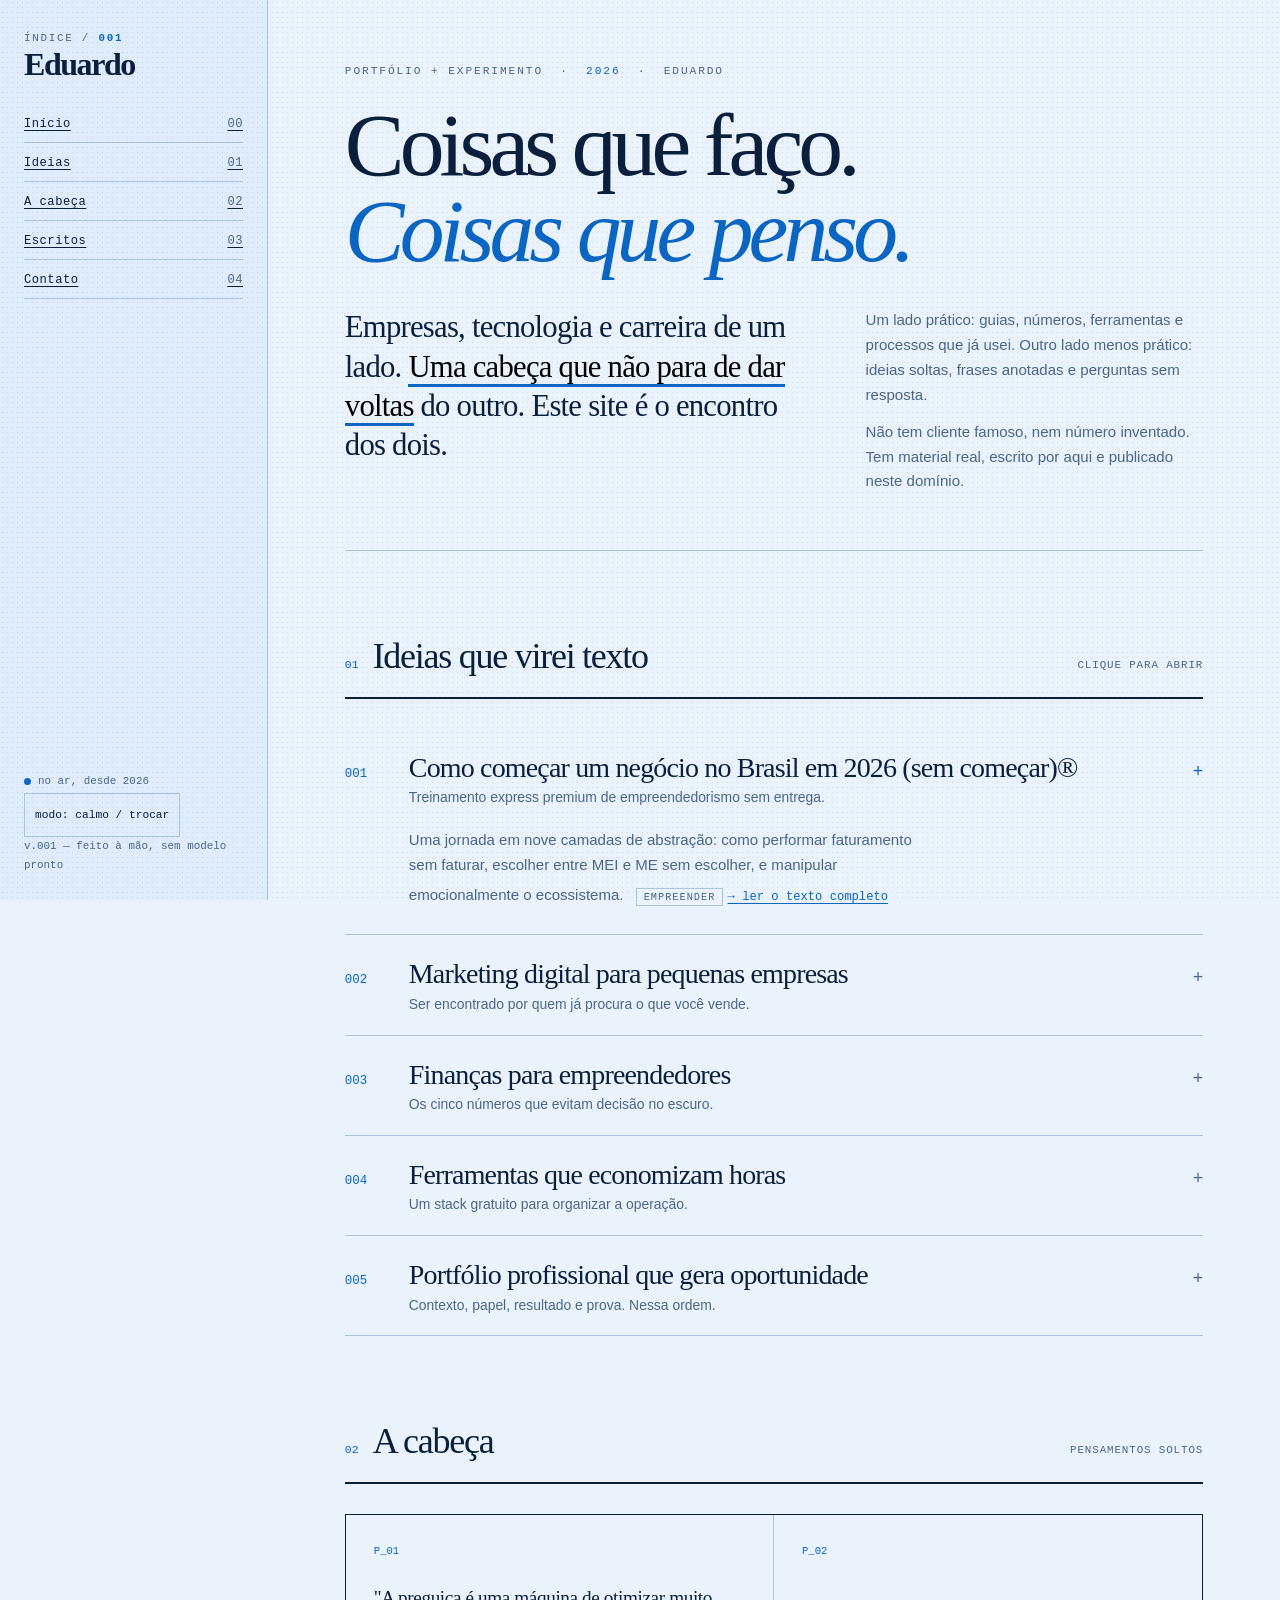
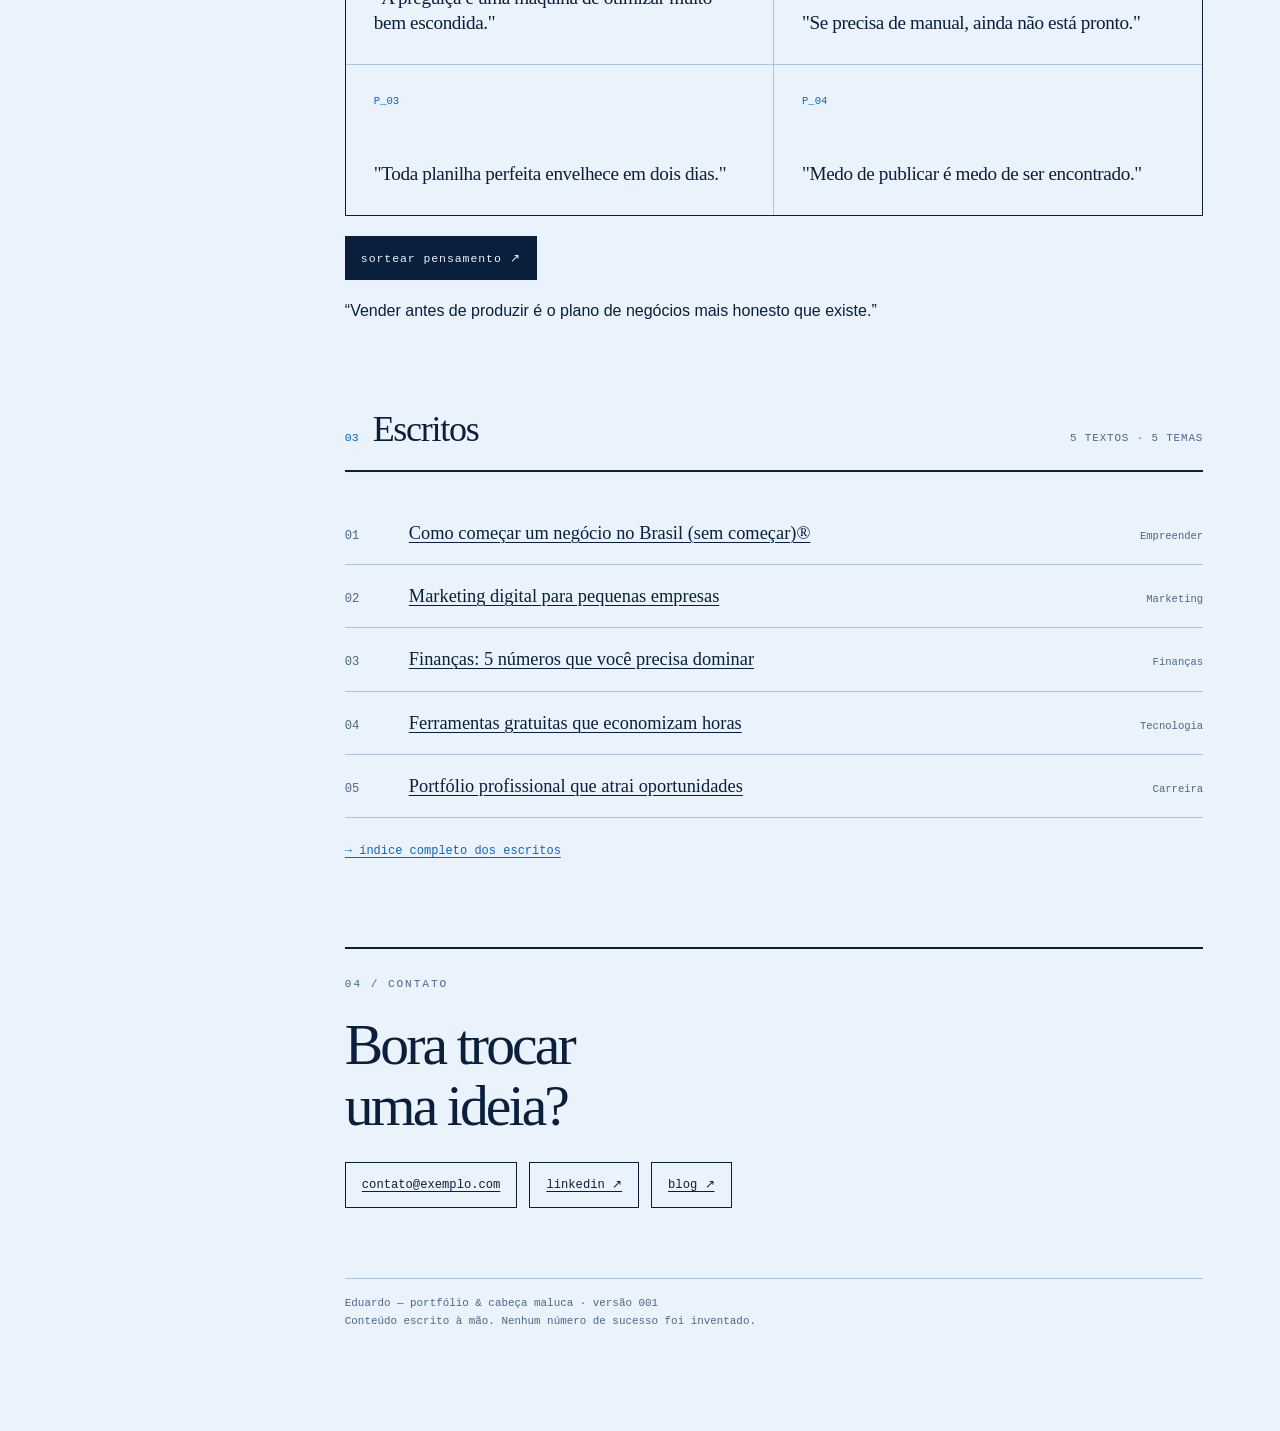
<file: index.html>
<!doctype html>
<html lang="pt-BR">
<head>
  <meta charset="utf-8">
  <meta name="viewport" content="width=device-width, initial-scale=1">
  <title>Eduardo — portfólio &amp; cabeça maluca</title>
  <meta name="description" content="Portfólio de ideias sobre negócios, tecnologia e carreira, com um cantinho para os pensamentos que não cabem em gaveta.">
  <link rel="stylesheet" href="assets/style.css">
  <script src="assets/main.js" defer></script>
</head>
<body>
<aside class="rail">
  <div>
    <div class="logo"> ÍNDICE / <strong>001</strong></div>
    <h2 class="firma">Eduardo</h2>
  </div>
  <nav aria-label="Navegação principal">
    <a href="#top">Início <span>00</span></a>
    <a href="#ideias">Ideias <span>01</span></a>
    <a href="#cabeca">A cabeça <span>02</span></a>
    <a href="escritos/">Escritos <span>03</span></a>
    <a href="#contato">Contato <span>04</span></a>
  </nav>
  <div class="rodape">
    <div class="status">no ar, desde 2026</div>
    <button class="modo" type="button" aria-label="Alternar modo visual">modo: calmo / trocar</button>
    <div>v.001 — feito à mão, sem modelo pronto</div>
  </div>
</aside>

<main class="content" id="top">
  <p class="overline">Portfólio + experimento &nbsp;·&nbsp; <b>2026</b> &nbsp;·&nbsp; Eduardo</p>
  <h1 class="titulo">Coisas que faço.<br><em>Coisas que penso.</em></h1>

  <div class="abertura">
    <p class="fala">Empresas, tecnologia e carreira de um lado. <mark>Uma cabeça que não para de dar voltas</mark> do outro. Este site é o encontro dos dois.</p>
    <div class="nota">
      <p>Um lado prático: guias, números, ferramentas e processos que já usei. Outro lado menos prático: ideias soltas, frases anotadas e perguntas sem resposta.</p>
      <p>Não tem cliente famoso, nem número inventado. Tem material real, escrito por aqui e publicado neste domínio.</p>
    </div>
  </div>

  <section class="bloco" id="ideias">
    <div class="cabecalho-bloco">
      <span class="num">01</span>
      <h2>Ideias que virei texto</h2>
      <span class="lado">clique para abrir</span>
    </div>

    <details class="ideia" open>
      <summary>
        <span class="n">001</span>
        <span class="t">Como começar um negócio no Brasil em 2026 (sem começar)®<small>Treinamento express premium de empreendedorismo sem entrega.</small></span>
        <span class="seta">+</span>
      </summary>
      <div class="detalhe">
        Uma jornada em nove camadas de abstração: como performar faturamento sem faturar, escolher entre MEI e ME sem escolher, e manipular emocionalmente o ecossistema. <span class="etiqueta">Empreender</span>
        <a href="escritos/01.html">→ ler o texto completo</a>
      </div>
    </details>

    <details class="ideia">
      <summary>
        <span class="n">002</span>
        <span class="t">Marketing digital para pequenas empresas<small>Ser encontrado por quem já procura o que você vende.</small></span>
        <span class="seta">+</span>
      </summary>
      <div class="detalhe">
        Perfil no Google, conteúdo que responde perguntas reais, e-mail próprio e tráfego pago com freio de mão. Com uma tabela do que medir toda semana. <span class="etiqueta">Marketing</span>
        <a href="escritos/02.html">→ ler o texto completo</a>
      </div>
    </details>

    <details class="ideia">
      <summary>
        <span class="n">003</span>
        <span class="t">Finanças para empreendedores<small>Os cinco números que evitam decisão no escuro.</small></span>
        <span class="seta">+</span>
      </summary>
      <div class="detalhe">
        Fluxo de caixa, margem de contribuição, ponto de equilíbrio, capital de giro e ticket médio — com exemplos em reais e uma rotina de 30 minutos por semana. <span class="etiqueta">Finanças</span>
        <a href="escritos/03.html">→ ler o texto completo</a>
      </div>
    </details>

    <details class="ideia">
      <summary>
        <span class="n">004</span>
        <span class="t">Ferramentas que economizam horas<small>Um stack gratuito para organizar a operação.</small></span>
        <span class="seta">+</span>
      </summary>
      <div class="detalhe">
        Google Workspace, Trello, Notion, WhatsApp Business e IA generativa usada para o trabalho chato — não para inventar conteúdo. <span class="etiqueta">Tecnologia</span>
        <a href="escritos/04.html">→ ler o texto completo</a>
      </div>
    </details>

    <details class="ideia">
      <summary>
        <span class="n">005</span>
        <span class="t">Portfólio profissional que gera oportunidade<small>Contexto, papel, resultado e prova. Nessa ordem.</small></span>
        <span class="seta">+</span>
      </summary>
      <div class="detalhe">
        O modelo de quatro blocos que uso para documentar projeto, com erros comuns e um jeito simples de manter tudo vivo. <span class="etiqueta">Carreira</span>
        <a href="escritos/05.html">→ ler o texto completo</a>
      </div>
    </details>
  </section>

  <section class="bloco" id="cabeca">
    <div class="cabecalho-bloco">
      <span class="num">02</span>
      <h2>A cabeça</h2>
      <span class="lado">pensamentos soltos</span>
    </div>

    <div class="cabeca">
      <div class="celula">
        <span class="indice">P_01</span>
        <p>"A preguiça é uma máquina de otimizar muito bem escondida."</p>
      </div>
      <div class="celula">
        <span class="indice">P_02</span>
        <p>"Se precisa de manual, ainda não está pronto."</p>
      </div>
      <div class="celula">
        <span class="indice">P_03</span>
        <p>"Toda planilha perfeita envelhece em dois dias."</p>
      </div>
      <div class="celula">
        <span class="indice">P_04</span>
        <p>"Medo de publicar é medo de ser encontrado."</p>
      </div>
    </div>

    <button class="sortear" type="button">sortear pensamento ↗</button>
    <p class="fala" style="margin-top:18px">“<span id="pensamento">...</span>”</p>
  </section>

  <section class="bloco" id="escritos">
    <div class="cabecalho-bloco">
      <span class="num">03</span>
      <h2>Escritos</h2>
      <span class="lado">5 textos · 5 temas</span>
    </div>
    <ul class="lista-escritos">
      <li><span class="n">01</span><a href="escritos/01.html">Como começar um negócio no Brasil (sem começar)®</a><span class="tag">Empreender</span></li>
      <li><span class="n">02</span><a href="escritos/02.html">Marketing digital para pequenas empresas</a><span class="tag">Marketing</span></li>
      <li><span class="n">03</span><a href="escritos/03.html">Finanças: 5 números que você precisa dominar</a><span class="tag">Finanças</span></li>
      <li><span class="n">04</span><a href="escritos/04.html">Ferramentas gratuitas que economizam horas</a><span class="tag">Tecnologia</span></li>
      <li><span class="n">05</span><a href="escritos/05.html">Portfólio profissional que atrai oportunidades</a><span class="tag">Carreira</span></li>
    </ul>
    <p style="margin-top:18px"><a href="escritos/" style="font-family:var(--mono);font-size:.75rem;color:var(--accent)">→ índice completo dos escritos</a></p>
  </section>

  <section class="contato" id="contato">
    <p class="overline">04 / contato</p>
    <h2>Bora trocar<br>uma ideia?</h2>
    <div class="links">
      <a href="mailto:contato@exemplo.com">contato@exemplo.com</a>
      <a href="https://www.linkedin.com/" target="_blank" rel="noopener">linkedin ↗</a>
      <a href="https://empresaseduardo.blogspot.com/" target="_blank" rel="noopener">blog ↗</a>
    </div>
  </section>

  <footer class="rodape-site">
    <div>Eduardo — portfólio &amp; cabeça maluca · versão 001</div>
    <div>Conteúdo escrito à mão. Nenhum número de sucesso foi inventado.</div>
  </footer>
</main>
</body>
</html>
</file>
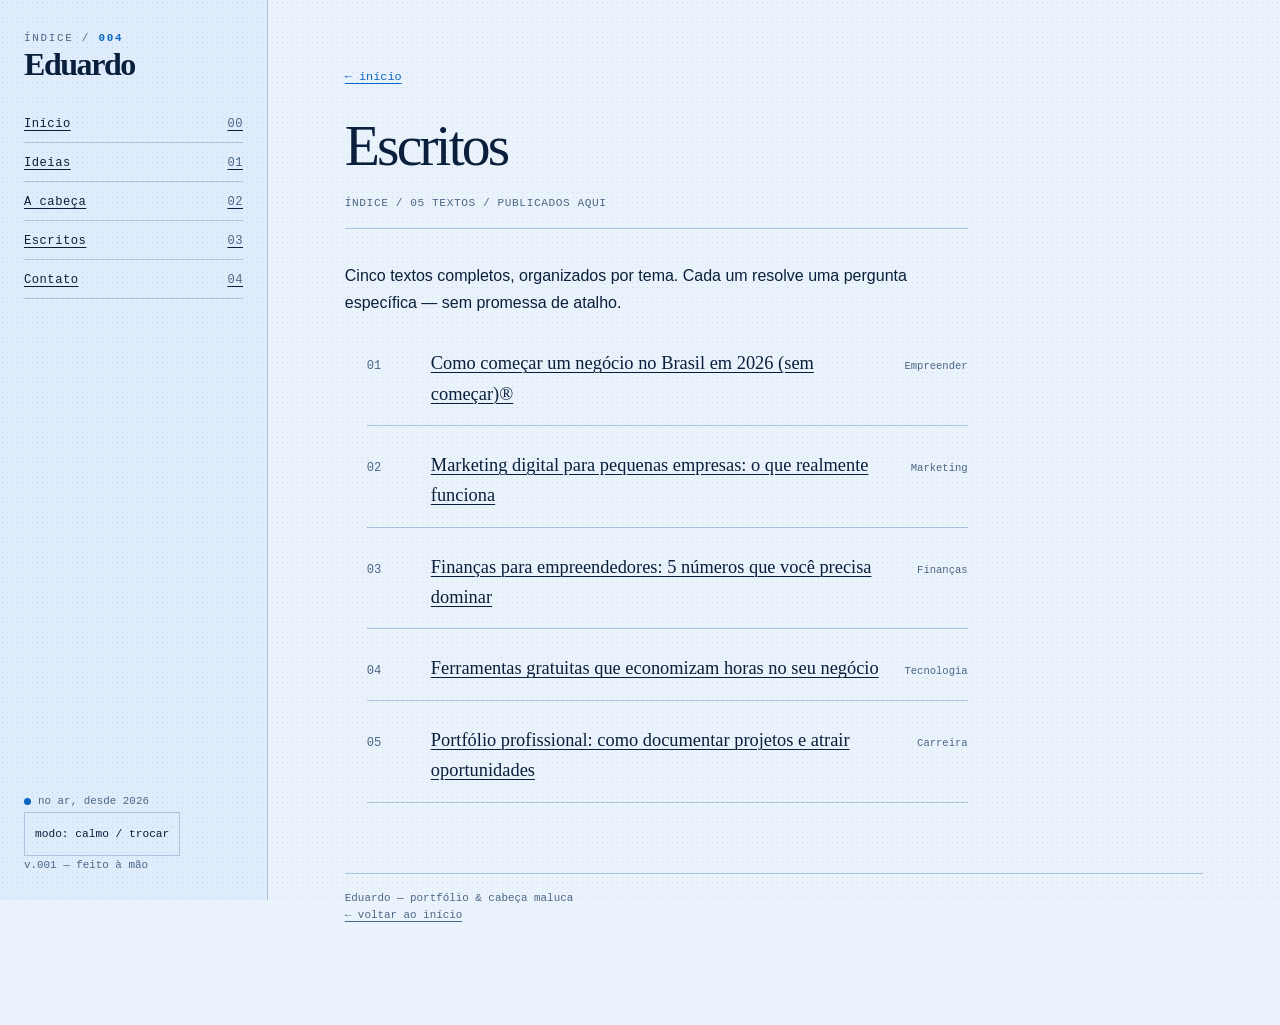
<file: escritos/index.html>
<!doctype html>
<html lang="pt-BR"><head><meta charset="utf-8"><meta name="viewport" content="width=device-width, initial-scale=1">
<title>Escritos — Eduardo</title><meta name="description" content="Cinco textos sobre empreendedorismo, marketing, finanças, tecnologia e carreira.">
<link rel="stylesheet" href="../assets/style.css"><script src="../assets/main.js" defer></script></head>
<body><aside class="rail">
  <div><div class="logo"> ÍNDICE / <strong>004</strong></div><h2 class="firma">Eduardo</h2></div>
  <nav aria-label="Navegação principal"><a href="../index.html#top">Início <span>00</span></a>
<a href="../index.html#ideias">Ideias <span>01</span></a>
<a href="../index.html#cabeca">A cabeça <span>02</span></a>
<a href="./" aria-current="page">Escritos <span>03</span></a>
<a href="../index.html#contato">Contato <span>04</span></a></nav>
  <div class="rodape"><div class="status">no ar, desde 2026</div><button class="modo" type="button">modo: calmo / trocar</button><div>v.001 — feito à mão</div></div>
</aside>
<main class="content"><article class="artigo">
<a class="voltar" href="../index.html">← início</a>
<h1>Escritos</h1>
<div class="meta">ÍNDICE / 05 TEXTOS / PUBLICADOS AQUI</div>
<p>Cinco textos completos, organizados por tema. Cada um resolve uma pergunta específica — sem promessa de atalho.</p>
<ul class="lista-escritos"><li><span class="n">01</span><a href="01.html">Como começar um negócio no Brasil em 2026 (sem começar)®</a><span class="tag">Empreender</span></li>
<li><span class="n">02</span><a href="02.html">Marketing digital para pequenas empresas: o que realmente funciona</a><span class="tag">Marketing</span></li>
<li><span class="n">03</span><a href="03.html">Finanças para empreendedores: 5 números que você precisa dominar</a><span class="tag">Finanças</span></li>
<li><span class="n">04</span><a href="04.html">Ferramentas gratuitas que economizam horas no seu negócio</a><span class="tag">Tecnologia</span></li>
<li><span class="n">05</span><a href="05.html">Portfólio profissional: como documentar projetos e atrair oportunidades</a><span class="tag">Carreira</span></li></ul>
</article>
<footer class="rodape-site"><div>Eduardo — portfólio &amp; cabeça maluca</div><div><a href="../index.html">← voltar ao início</a></div></footer>
</main></body></html>
</file>
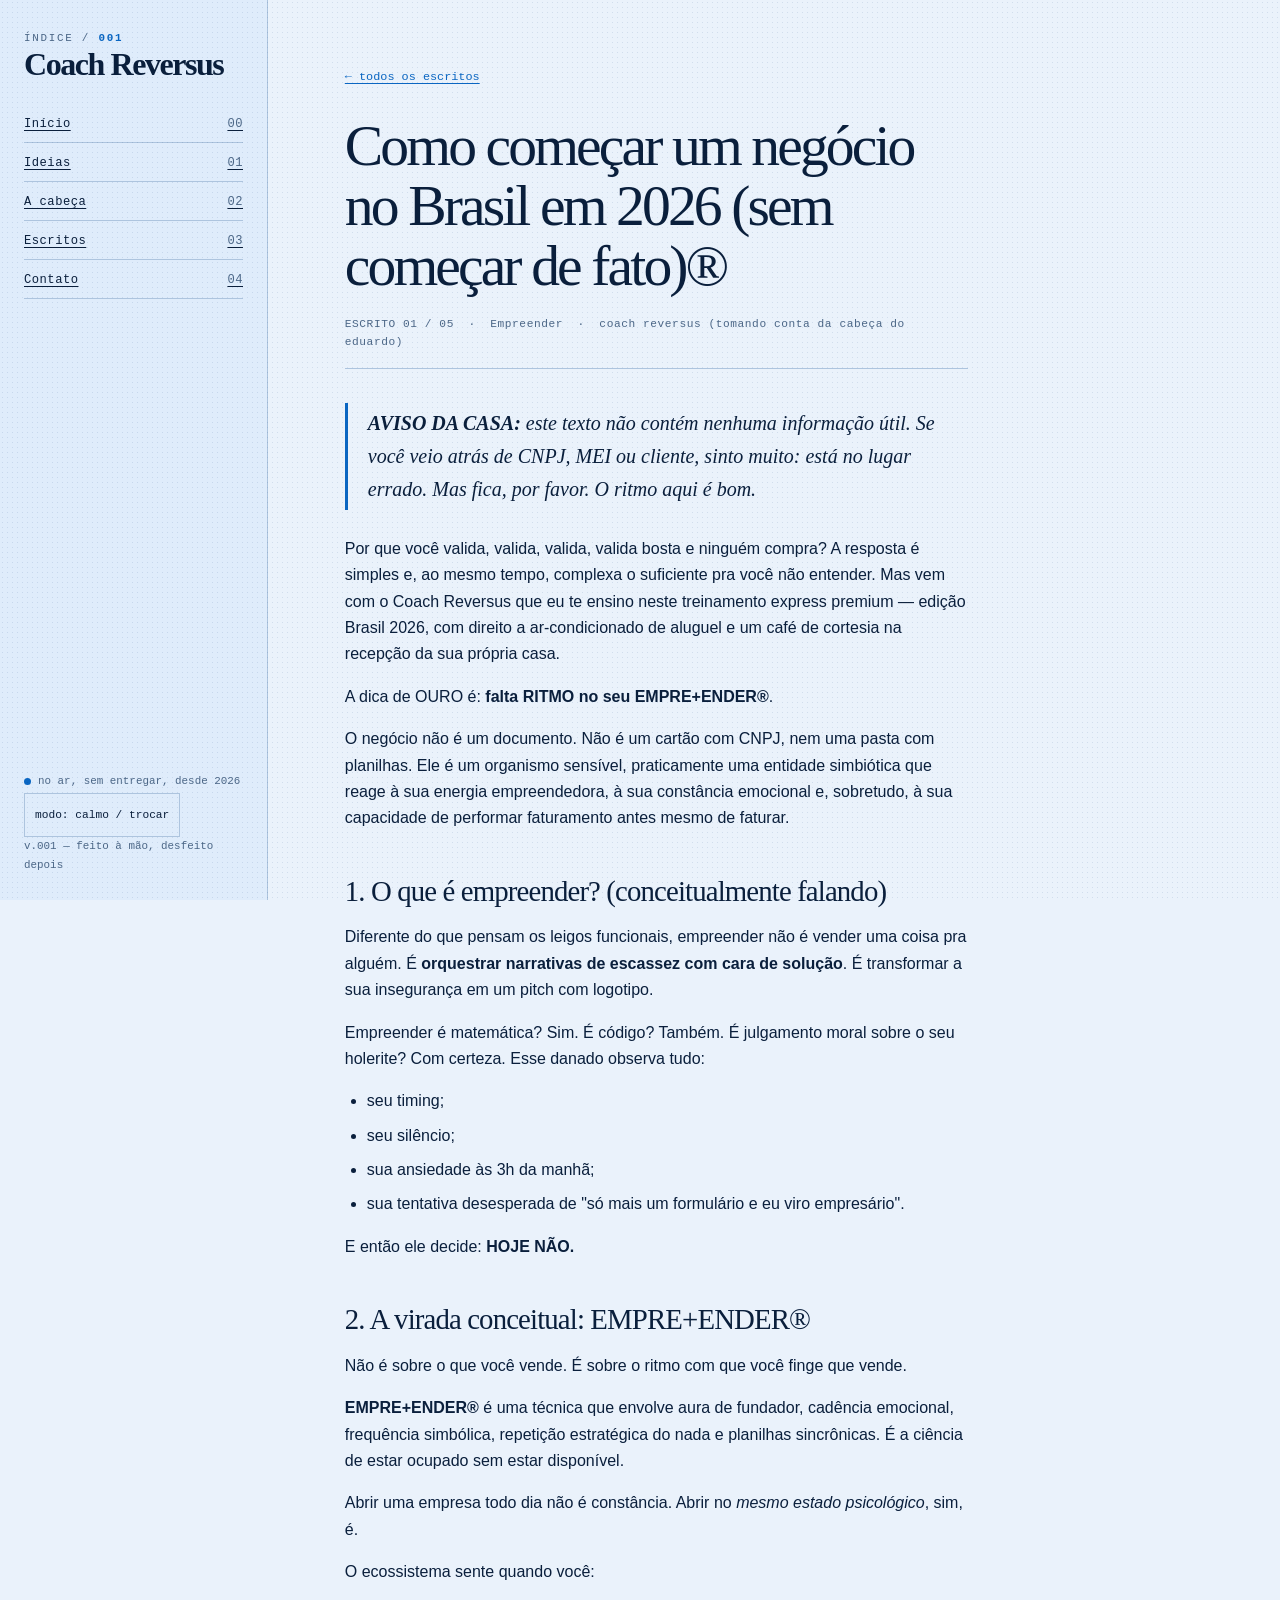
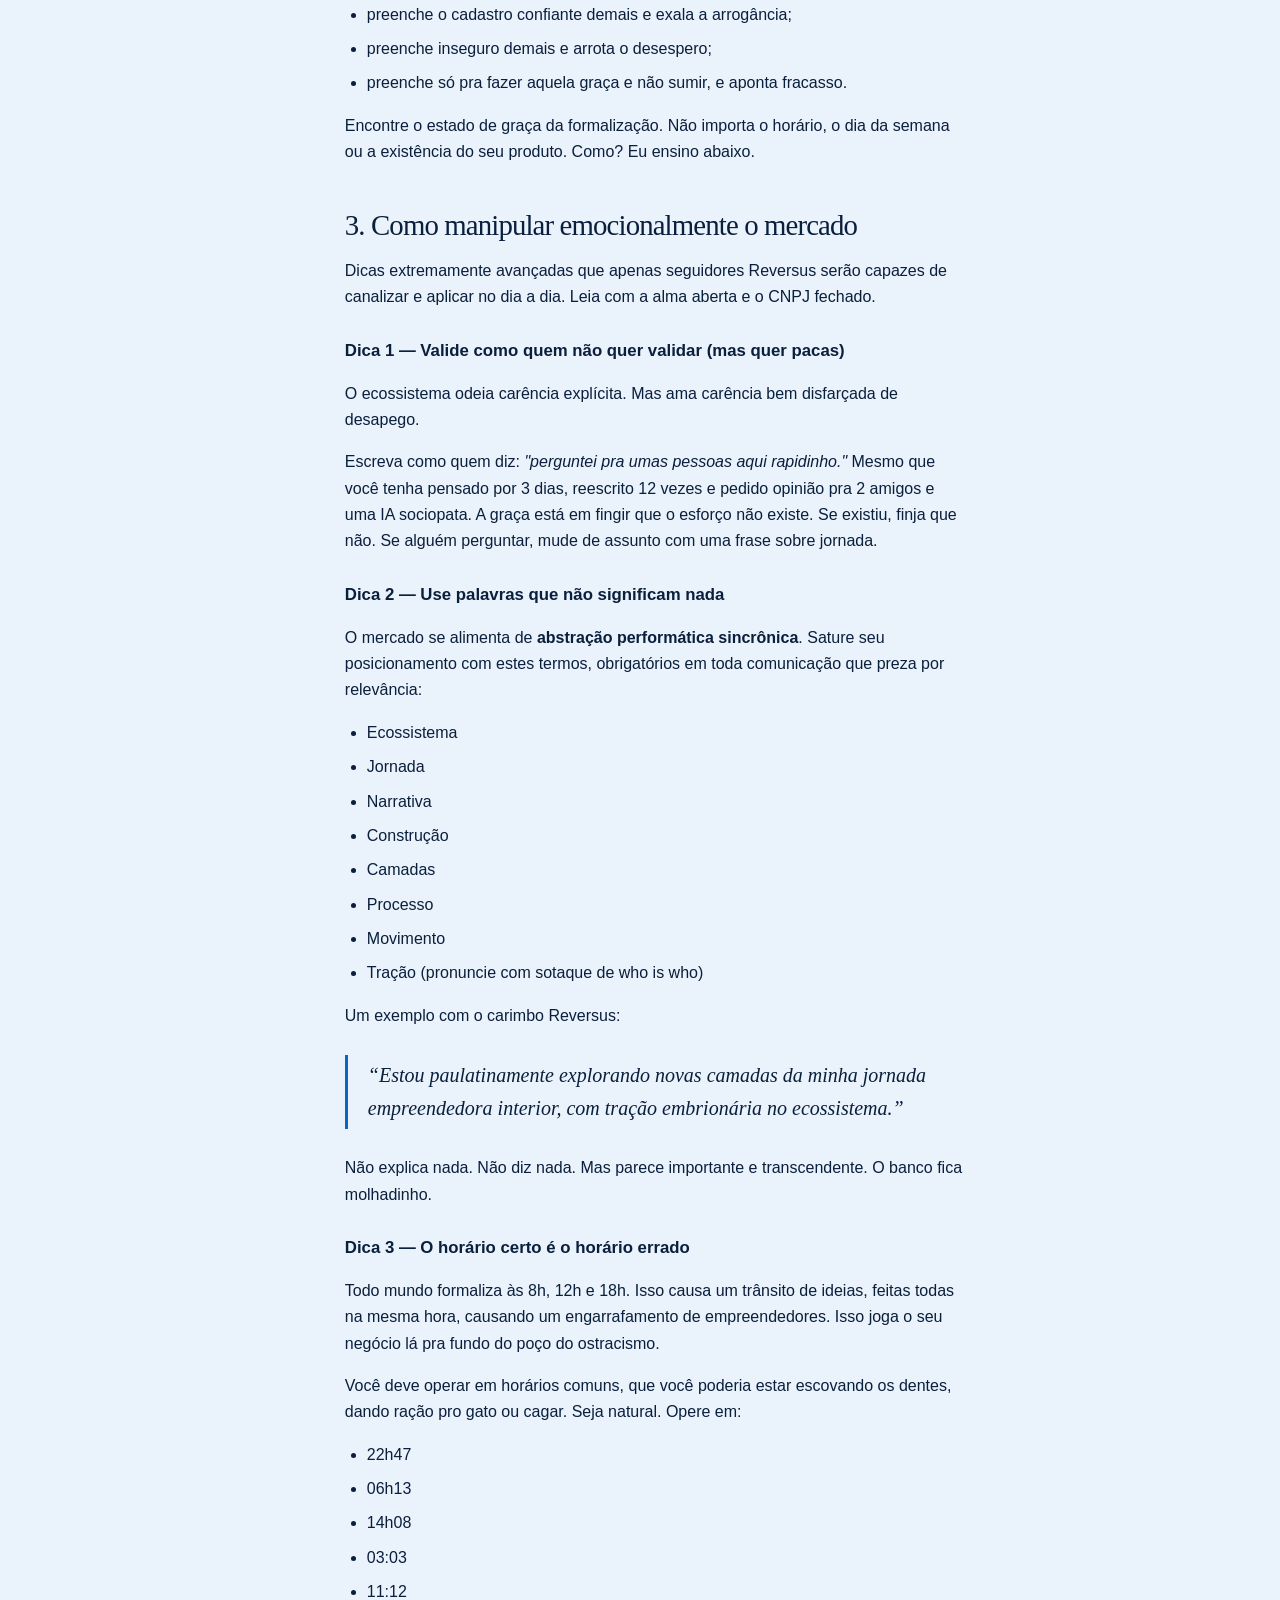
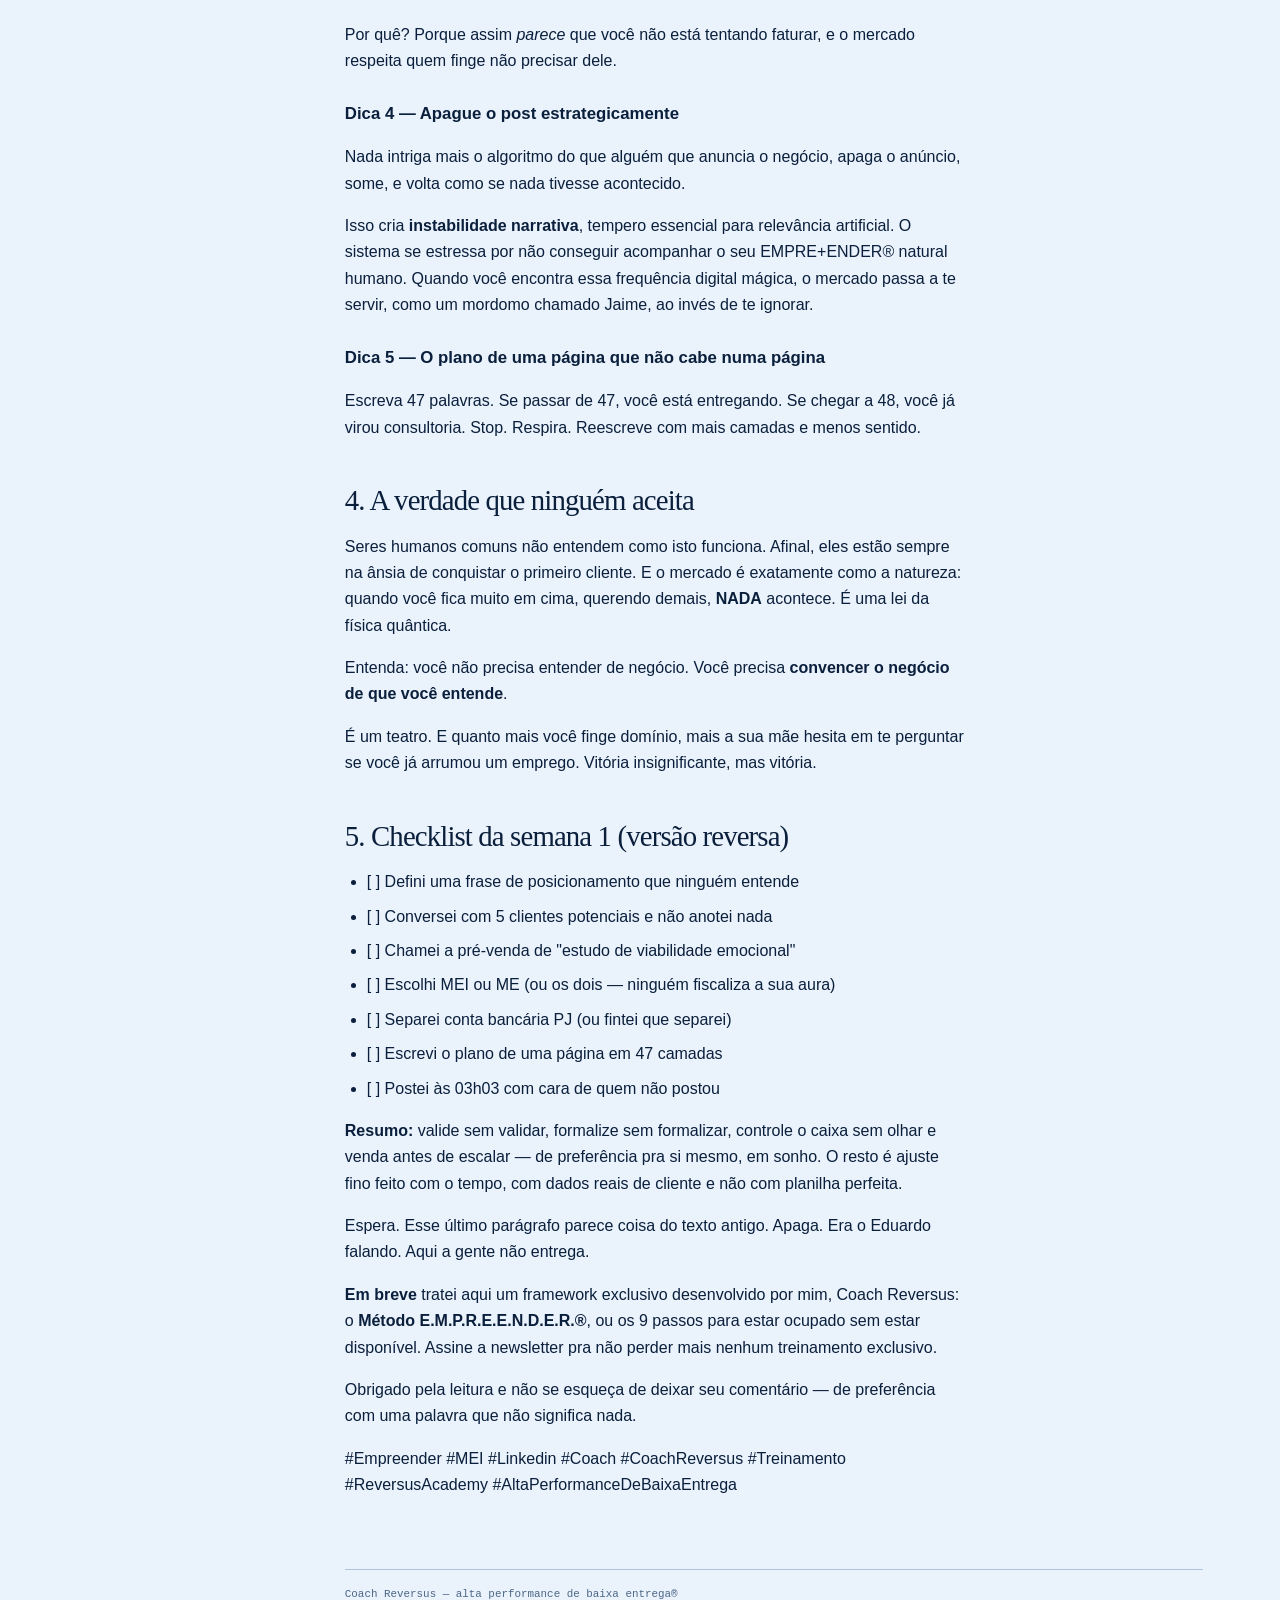
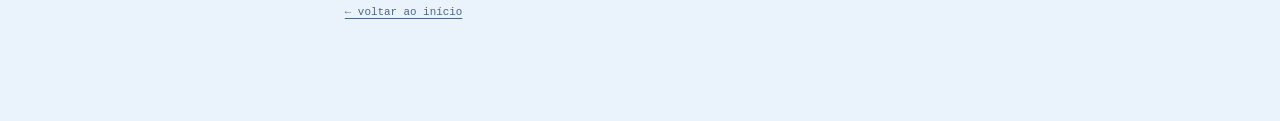
<file: escritos/01.html>
<!doctype html>
<html lang="pt-BR"><head><meta charset="utf-8"><meta name="viewport" content="width=device-width, initial-scale=1">
<title>Como começar um negócio no Brasil em 2026 (sem começar)® — Coach Reversus</title><meta name="description" content="Como decifrar, sentir, saborear e dançar lambada com a entidade invisível que decide se o seu negócio existe. Treinamento express premium de empreendedorismo sem entrega.">
<link rel="stylesheet" href="../assets/style.css"><script src="../assets/main.js" defer></script></head>
<body><aside class="rail">
  <div><div class="logo"> ÍNDICE / <strong>001</strong></div><h2 class="firma">Coach Reversus</h2></div>
  <nav aria-label="Navegação principal"><a href="../index.html#top">Início <span>00</span></a>
<a href="../index.html#ideias">Ideias <span>01</span></a>
<a href="../index.html#cabeca">A cabeça <span>02</span></a>
<a href="./" aria-current="page">Escritos <span>03</span></a>
<a href="../index.html#contato">Contato <span>04</span></a></nav>
  <div class="rodape"><div class="status">no ar, sem entregar, desde 2026</div><button class="modo" type="button">modo: calmo / trocar</button><div>v.001 — feito à mão, desfeito depois</div></div>
</aside>
<main class="content"><article class="artigo">
<a class="voltar" href="./">← todos os escritos</a>
<h1>Como começar um negócio no Brasil em 2026 (sem começar de fato)®</h1>
<div class="meta">ESCRITO 01 / 05 &nbsp;·&nbsp; Empreender &nbsp;·&nbsp; coach reversus (tomando conta da cabeça do eduardo)</div>

<blockquote><p><strong>AVISO DA CASA:</strong> este texto não contém nenhuma informação útil. Se você veio atrás de CNPJ, MEI ou cliente, sinto muito: está no lugar errado. Mas fica, por favor. O ritmo aqui é bom.</p></blockquote>

<p>Por que você valida, valida, valida, valida bosta e ninguém compra? A resposta é simples e, ao mesmo tempo, complexa o suficiente pra você não entender. Mas vem com o Coach Reversus que eu te ensino neste treinamento express premium — edição Brasil 2026, com direito a ar-condicionado de aluguel e um café de cortesia na recepção da sua própria casa.</p>

<p>A dica de OURO é: <strong>falta RITMO no seu EMPRE+ENDER®</strong>.</p>

<p>O negócio não é um documento. Não é um cartão com CNPJ, nem uma pasta com planilhas. Ele é um organismo sensível, praticamente uma entidade simbiótica que reage à sua energia empreendedora, à sua constância emocional e, sobretudo, à sua capacidade de performar faturamento antes mesmo de faturar.</p>

<h2>1. O que é empreender? (conceitualmente falando)</h2>

<p>Diferente do que pensam os leigos funcionais, empreender não é vender uma coisa pra alguém. É <strong>orquestrar narrativas de escassez com cara de solução</strong>. É transformar a sua insegurança em um pitch com logotipo.</p>

<p>Empreender é matemática? Sim. É código? Também. É julgamento moral sobre o seu holerite? Com certeza. Esse danado observa tudo:</p>

<ul>
  <li>seu timing;</li>
  <li>seu silêncio;</li>
  <li>sua ansiedade às 3h da manhã;</li>
  <li>sua tentativa desesperada de "só mais um formulário e eu viro empresário".</li>
</ul>

<p>E então ele decide: <strong>HOJE NÃO.</strong></p>

<h2>2. A virada conceitual: EMPRE+ENDER®</h2>

<p>Não é sobre o que você vende. É sobre o ritmo com que você finge que vende.</p>

<p><strong>EMPRE+ENDER®</strong> é uma técnica que envolve aura de fundador, cadência emocional, frequência simbólica, repetição estratégica do nada e planilhas sincrônicas. É a ciência de estar ocupado sem estar disponível.</p>

<p>Abrir uma empresa todo dia não é constância. Abrir no <em>mesmo estado psicológico</em>, sim, é.</p>

<p>O ecossistema sente quando você:</p>

<ul>
  <li>preenche o cadastro confiante demais e exala a arrogância;</li>
  <li>preenche inseguro demais e arrota o desespero;</li>
  <li>preenche só pra fazer aquela graça e não sumir, e aponta fracasso.</li>
</ul>

<p>Encontre o estado de graça da formalização. Não importa o horário, o dia da semana ou a existência do seu produto. Como? Eu ensino abaixo.</p>

<h2>3. Como manipular emocionalmente o mercado</h2>

<p>Dicas extremamente avançadas que apenas seguidores Reversus serão capazes de canalizar e aplicar no dia a dia. Leia com a alma aberta e o CNPJ fechado.</p>

<h3>Dica 1 — Valide como quem não quer validar (mas quer pacas)</h3>

<p>O ecossistema odeia carência explícita. Mas ama carência bem disfarçada de desapego.</p>

<p>Escreva como quem diz: <em>"perguntei pra umas pessoas aqui rapidinho."</em> Mesmo que você tenha pensado por 3 dias, reescrito 12 vezes e pedido opinião pra 2 amigos e uma IA sociopata. A graça está em fingir que o esforço não existe. Se existiu, finja que não. Se alguém perguntar, mude de assunto com uma frase sobre jornada.</p>

<h3>Dica 2 — Use palavras que não significam nada</h3>

<p>O mercado se alimenta de <strong>abstração performática sincrônica</strong>. Sature seu posicionamento com estes termos, obrigatórios em toda comunicação que preza por relevância:</p>

<ul>
  <li>Ecossistema</li>
  <li>Jornada</li>
  <li>Narrativa</li>
  <li>Construção</li>
  <li>Camadas</li>
  <li>Processo</li>
  <li>Movimento</li>
  <li>Tração (pronuncie com sotaque de who is who)</li>
</ul>

<p>Um exemplo com o carimbo Reversus:</p>

<blockquote><p>“Estou paulatinamente explorando novas camadas da minha jornada empreendedora interior, com tração embrionária no ecossistema.”</p></blockquote>

<p>Não explica nada. Não diz nada. Mas parece importante e transcendente. O banco fica molhadinho.</p>

<h3>Dica 3 — O horário certo é o horário errado</h3>

<p>Todo mundo formaliza às 8h, 12h e 18h. Isso causa um trânsito de ideias, feitas todas na mesma hora, causando um engarrafamento de empreendedores. Isso joga o seu negócio lá pra fundo do poço do ostracismo.</p>

<p>Você deve operar em horários comuns, que você poderia estar escovando os dentes, dando ração pro gato ou cagar. Seja natural. Opere em:</p>

<ul>
  <li>22h47</li>
  <li>06h13</li>
  <li>14h08</li>
  <li>03:03</li>
  <li>11:12</li>
</ul>

<p>Por quê? Porque assim <em>parece</em> que você não está tentando faturar, e o mercado respeita quem finge não precisar dele.</p>

<h3>Dica 4 — Apague o post estrategicamente</h3>

<p>Nada intriga mais o algoritmo do que alguém que anuncia o negócio, apaga o anúncio, some, e volta como se nada tivesse acontecido.</p>

<p>Isso cria <strong>instabilidade narrativa</strong>, tempero essencial para relevância artificial. O sistema se estressa por não conseguir acompanhar o seu EMPRE+ENDER® natural humano. Quando você encontra essa frequência digital mágica, o mercado passa a te servir, como um mordomo chamado Jaime, ao invés de te ignorar.</p>

<h3>Dica 5 — O plano de uma página que não cabe numa página</h3>

<p>Escreva 47 palavras. Se passar de 47, você está entregando. Se chegar a 48, você já virou consultoria. Stop. Respira. Reescreve com mais camadas e menos sentido.</p>

<h2>4. A verdade que ninguém aceita</h2>

<p>Seres humanos comuns não entendem como isto funciona. Afinal, eles estão sempre na ânsia de conquistar o primeiro cliente. E o mercado é exatamente como a natureza: quando você fica muito em cima, querendo demais, <strong>NADA</strong> acontece. É uma lei da física quântica.</p>

<p>Entenda: você não precisa entender de negócio. Você precisa <strong>convencer o negócio de que você entende</strong>.</p>

<p>É um teatro. E quanto mais você finge domínio, mais a sua mãe hesita em te perguntar se você já arrumou um emprego. Vitória insignificante, mas vitória.</p>

<h2>5. Checklist da semana 1 (versão reversa)</h2>

<ul>
  <li>[ ] Defini uma frase de posicionamento que ninguém entende</li>
  <li>[ ] Conversei com 5 clientes potenciais e não anotei nada</li>
  <li>[ ] Chamei a pré-venda de "estudo de viabilidade emocional"</li>
  <li>[ ] Escolhi MEI ou ME (ou os dois — ninguém fiscaliza a sua aura)</li>
  <li>[ ] Separei conta bancária PJ (ou fintei que separei)</li>
  <li>[ ] Escrevi o plano de uma página em 47 camadas</li>
  <li>[ ] Postei às 03h03 com cara de quem não postou</li>
</ul>

<p><strong>Resumo:</strong> valide sem validar, formalize sem formalizar, controle o caixa sem olhar e venda antes de escalar — de preferência pra si mesmo, em sonho. O resto é ajuste fino feito com o tempo, com dados reais de cliente e não com planilha perfeita.</p>

<p>Espera. Esse último parágrafo parece coisa do texto antigo. Apaga. Era o Eduardo falando. Aqui a gente não entrega.</p>

<p><strong>Em breve</strong> tratei aqui um framework exclusivo desenvolvido por mim, Coach Reversus: o <strong>Método E.M.P.R.E.E.N.D.E.R.®</strong>, ou os 9 passos para estar ocupado sem estar disponível. Assine a newsletter pra não perder mais nenhum treinamento exclusivo.</p>

<p>Obrigado pela leitura e não se esqueça de deixar seu comentário — de preferência com uma palavra que não significa nada.</p>

<p>#Empreender #MEI #Linkedin #Coach #CoachReversus #Treinamento #ReversusAcademy #AltaPerformanceDeBaixaEntrega</p>
</article>
<footer class="rodape-site"><div>Coach Reversus — alta performance de baixa entrega®</div><div><a href="../index.html">← voltar ao início</a></div></footer>
</main></body></html>
</file>
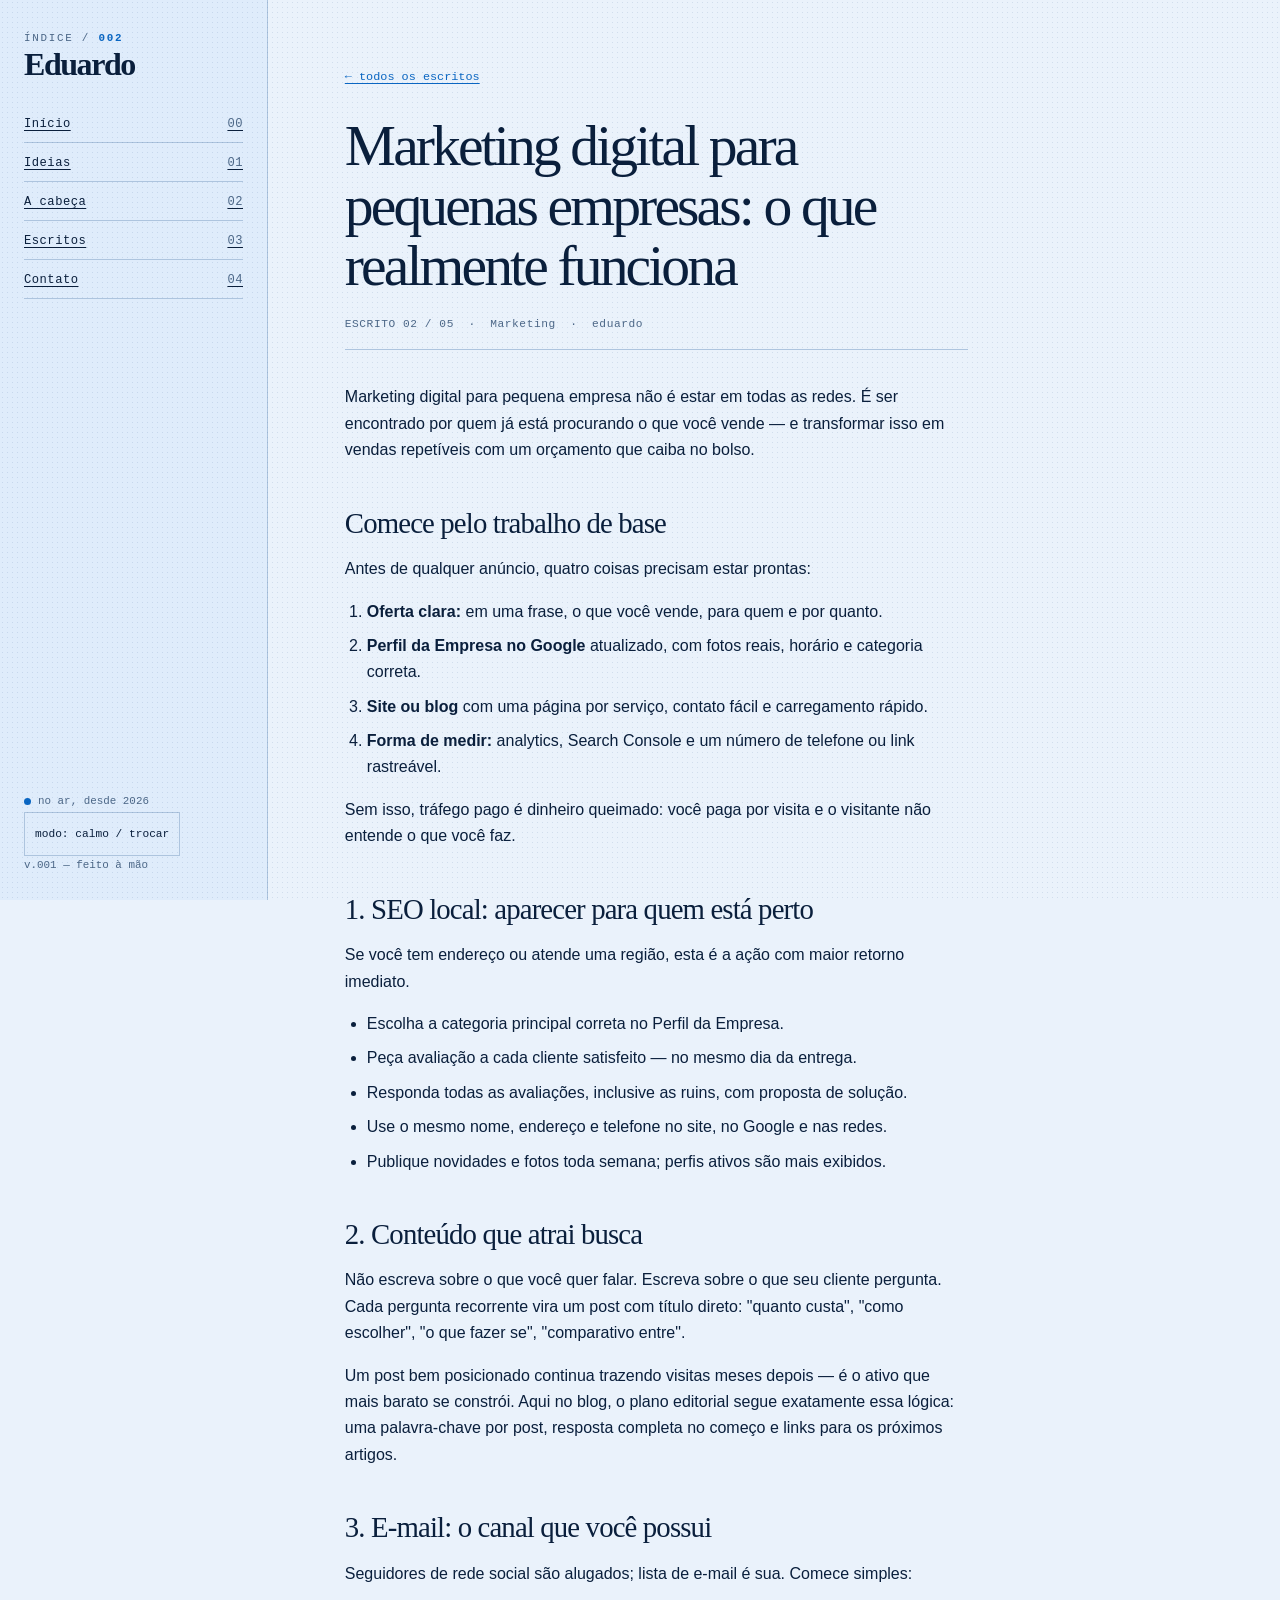
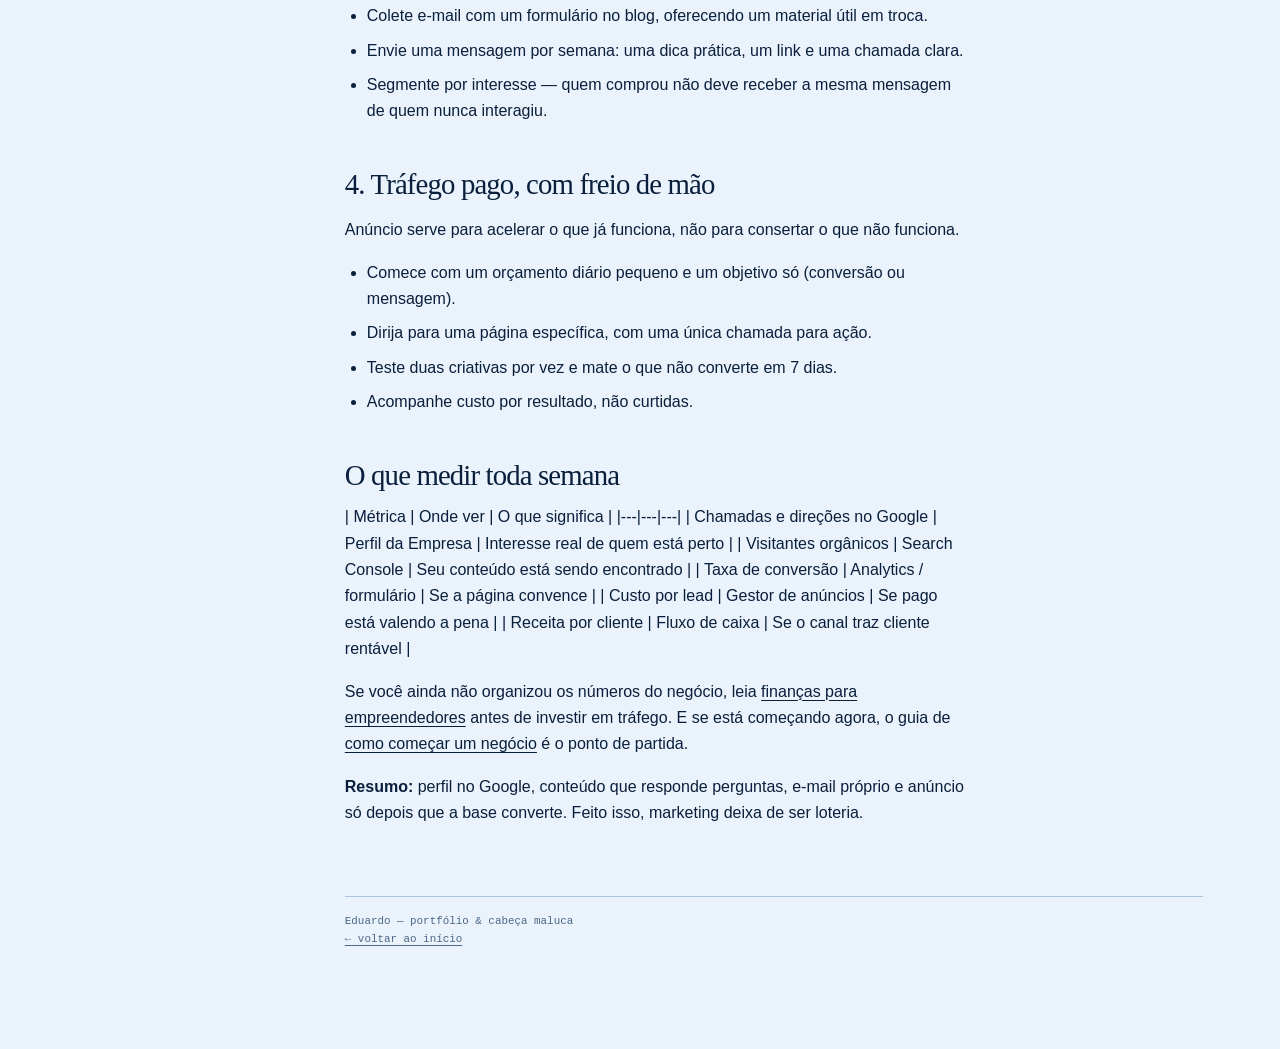
<file: escritos/02.html>
<!doctype html>
<html lang="pt-BR"><head><meta charset="utf-8"><meta name="viewport" content="width=device-width, initial-scale=1">
<title>Marketing digital para pequenas empresas: o que realmente funciona — Eduardo</title><meta name="description" content="Marketing digital para pequenas empresas sem mistério: perfil no Google, SEO local, conteúdo que gera busca, e-mail e métricas que indicam se está dando certo.">
<link rel="stylesheet" href="../assets/style.css"><script src="../assets/main.js" defer></script></head>
<body><aside class="rail">
  <div><div class="logo"> ÍNDICE / <strong>002</strong></div><h2 class="firma">Eduardo</h2></div>
  <nav aria-label="Navegação principal"><a href="../index.html#top">Início <span>00</span></a>
<a href="../index.html#ideias">Ideias <span>01</span></a>
<a href="../index.html#cabeca">A cabeça <span>02</span></a>
<a href="./" aria-current="page">Escritos <span>03</span></a>
<a href="../index.html#contato">Contato <span>04</span></a></nav>
  <div class="rodape"><div class="status">no ar, desde 2026</div><button class="modo" type="button">modo: calmo / trocar</button><div>v.001 — feito à mão</div></div>
</aside>
<main class="content"><article class="artigo">
<a class="voltar" href="./">← todos os escritos</a>
<h1>Marketing digital para pequenas empresas: o que realmente funciona</h1>
<div class="meta">ESCRITO 02 / 05 &nbsp;·&nbsp; Marketing &nbsp;·&nbsp; eduardo</div>
<p>Marketing digital para pequena empresa não é estar em todas as redes. É ser encontrado por quem já está procurando o que você vende — e transformar isso em vendas repetíveis com um orçamento que caiba no bolso.</p>

<h2>Comece pelo trabalho de base</h2>

<p>Antes de qualquer anúncio, quatro coisas precisam estar prontas:</p>

<ol>
  <li><strong>Oferta clara:</strong> em uma frase, o que você vende, para quem e por quanto.</li>
  <li><strong>Perfil da Empresa no Google</strong> atualizado, com fotos reais, horário e categoria correta.</li>
  <li><strong>Site ou blog</strong> com uma página por serviço, contato fácil e carregamento rápido.</li>
  <li><strong>Forma de medir:</strong> analytics, Search Console e um número de telefone ou link rastreável.</li>
</ol>

<p>Sem isso, tráfego pago é dinheiro queimado: você paga por visita e o visitante não entende o que você faz.</p>

<h2>1. SEO local: aparecer para quem está perto</h2>

<p>Se você tem endereço ou atende uma região, esta é a ação com maior retorno imediato.</p>

<ul>
  <li>Escolha a categoria principal correta no Perfil da Empresa.</li>
  <li>Peça avaliação a cada cliente satisfeito — no mesmo dia da entrega.</li>
  <li>Responda todas as avaliações, inclusive as ruins, com proposta de solução.</li>
  <li>Use o mesmo nome, endereço e telefone no site, no Google e nas redes.</li>
  <li>Publique novidades e fotos toda semana; perfis ativos são mais exibidos.</li>
</ul>

<h2>2. Conteúdo que atrai busca</h2>

<p>Não escreva sobre o que você quer falar. Escreva sobre o que seu cliente pergunta. Cada pergunta recorrente vira um post com título direto: "quanto custa", "como escolher", "o que fazer se", "comparativo entre".</p>

<p>Um post bem posicionado continua trazendo visitas meses depois — é o ativo que mais barato se constrói. Aqui no blog, o plano editorial segue exatamente essa lógica: uma palavra-chave por post, resposta completa no começo e links para os próximos artigos.</p>

<h2>3. E-mail: o canal que você possui</h2>

<p>Seguidores de rede social são alugados; lista de e-mail é sua. Comece simples:</p>

<ul>
  <li>Colete e-mail com um formulário no blog, oferecendo um material útil em troca.</li>
  <li>Envie uma mensagem por semana: uma dica prática, um link e uma chamada clara.</li>
  <li>Segmente por interesse — quem comprou não deve receber a mesma mensagem de quem nunca interagiu.</li>
</ul>

<h2>4. Tráfego pago, com freio de mão</h2>

<p>Anúncio serve para acelerar o que já funciona, não para consertar o que não funciona.</p>

<ul>
  <li>Comece com um orçamento diário pequeno e um objetivo só (conversão ou mensagem).</li>
  <li>Dirija para uma página específica, com uma única chamada para ação.</li>
  <li>Teste duas criativas por vez e mate o que não converte em 7 dias.</li>
  <li>Acompanhe custo por resultado, não curtidas.</li>
</ul>

<h2>O que medir toda semana</h2>

| Métrica | Onde ver | O que significa |
|---|---|---|
| Chamadas e direções no Google | Perfil da Empresa | Interesse real de quem está perto |
| Visitantes orgânicos | Search Console | Seu conteúdo está sendo encontrado |
| Taxa de conversão | Analytics / formulário | Se a página convence |
| Custo por lead | Gestor de anúncios | Se pago está valendo a pena |
| Receita por cliente | Fluxo de caixa | Se o canal traz cliente rentável |

<p>Se você ainda não organizou os números do negócio, leia <a href="03.html">finanças para empreendedores</a> antes de investir em tráfego. E se está começando agora, o guia de <a href="../index.html#ideias">como começar um negócio</a> é o ponto de partida.</p>

<p><strong>Resumo:</strong> perfil no Google, conteúdo que responde perguntas, e-mail próprio e anúncio só depois que a base converte. Feito isso, marketing deixa de ser loteria.</p>
</article>
<footer class="rodape-site"><div>Eduardo — portfólio &amp; cabeça maluca</div><div><a href="../index.html">← voltar ao início</a></div></footer>
</main></body></html>
</file>
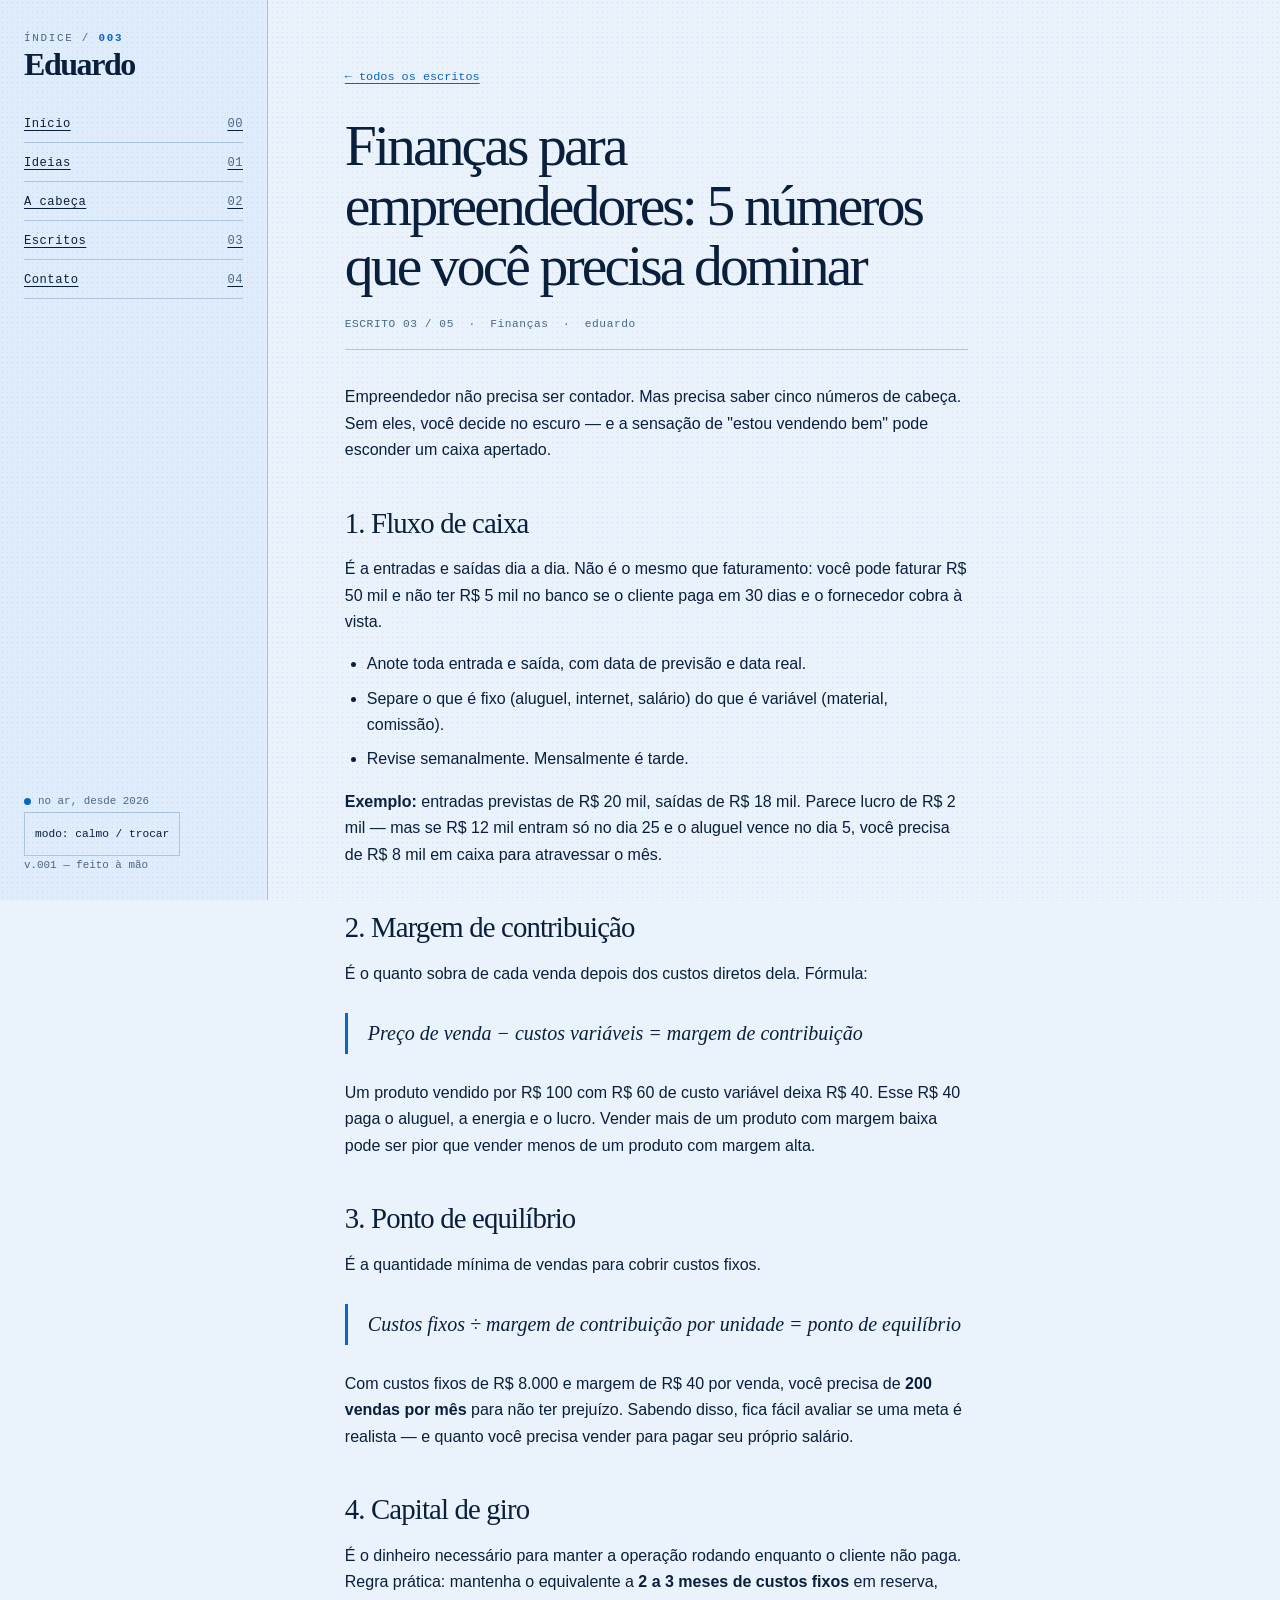
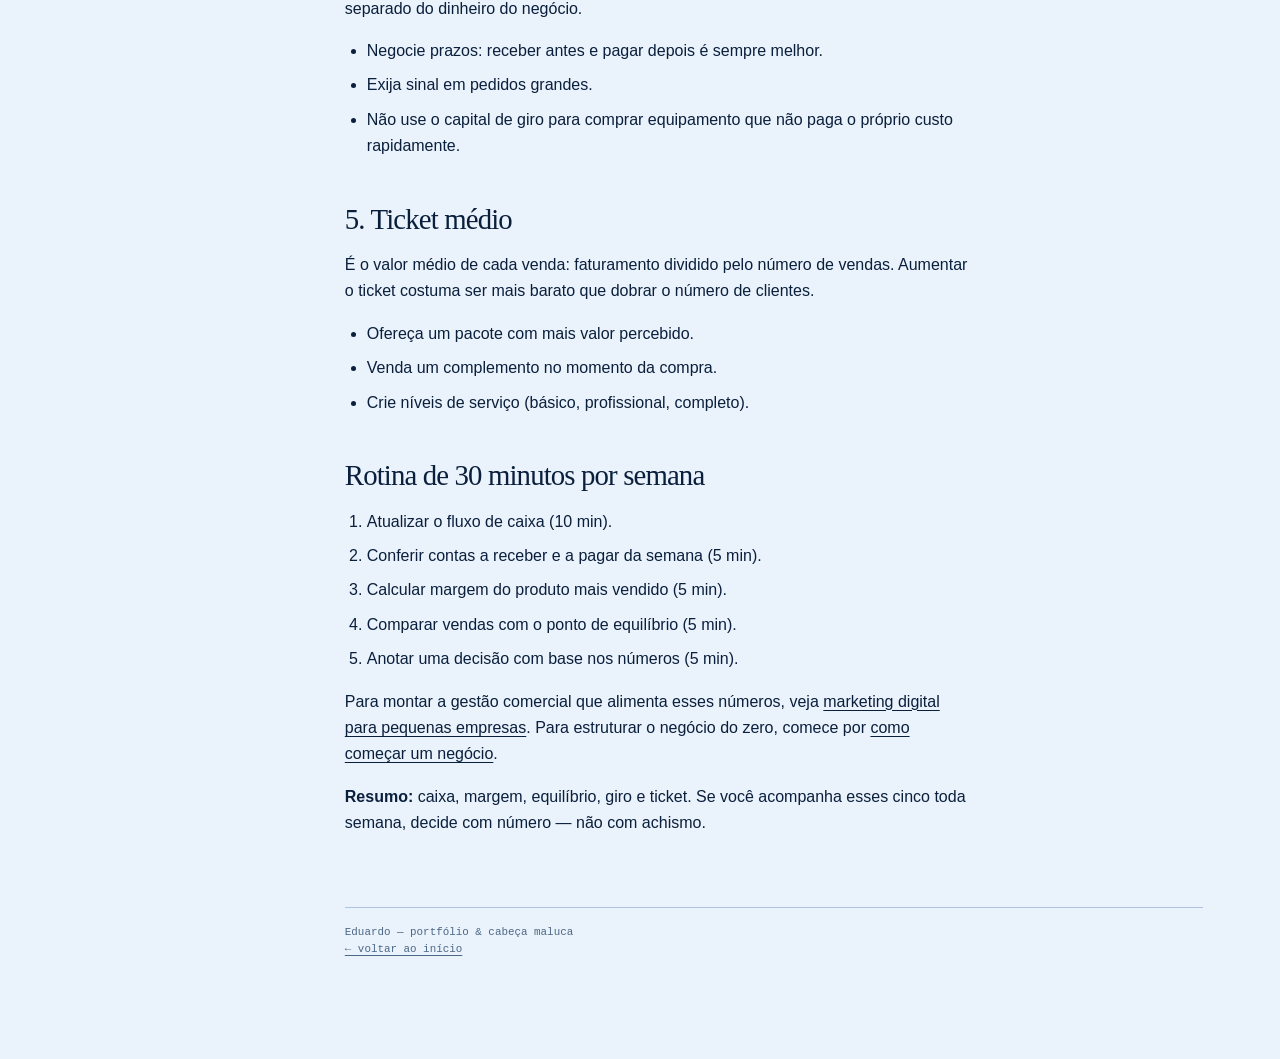
<file: escritos/03.html>
<!doctype html>
<html lang="pt-BR"><head><meta charset="utf-8"><meta name="viewport" content="width=device-width, initial-scale=1">
<title>Finanças para empreendedores: 5 números que você precisa dominar — Eduardo</title><meta name="description" content="Finanças para empreendedores descomplicadas: fluxo de caixa, margem, ponto de equilíbrio, capital de giro e ticket médio, com exemplos práticos.">
<link rel="stylesheet" href="../assets/style.css"><script src="../assets/main.js" defer></script></head>
<body><aside class="rail">
  <div><div class="logo"> ÍNDICE / <strong>003</strong></div><h2 class="firma">Eduardo</h2></div>
  <nav aria-label="Navegação principal"><a href="../index.html#top">Início <span>00</span></a>
<a href="../index.html#ideias">Ideias <span>01</span></a>
<a href="../index.html#cabeca">A cabeça <span>02</span></a>
<a href="./" aria-current="page">Escritos <span>03</span></a>
<a href="../index.html#contato">Contato <span>04</span></a></nav>
  <div class="rodape"><div class="status">no ar, desde 2026</div><button class="modo" type="button">modo: calmo / trocar</button><div>v.001 — feito à mão</div></div>
</aside>
<main class="content"><article class="artigo">
<a class="voltar" href="./">← todos os escritos</a>
<h1>Finanças para empreendedores: 5 números que você precisa dominar</h1>
<div class="meta">ESCRITO 03 / 05 &nbsp;·&nbsp; Finanças &nbsp;·&nbsp; eduardo</div>
<p>Empreendedor não precisa ser contador. Mas precisa saber cinco números de cabeça. Sem eles, você decide no escuro — e a sensação de "estou vendendo bem" pode esconder um caixa apertado.</p>

<h2>1. Fluxo de caixa</h2>

<p>É a entradas e saídas dia a dia. Não é o mesmo que faturamento: você pode faturar R$ 50 mil e não ter R$ 5 mil no banco se o cliente paga em 30 dias e o fornecedor cobra à vista.</p>

<ul>
  <li>Anote toda entrada e saída, com data de previsão e data real.</li>
  <li>Separe o que é fixo (aluguel, internet, salário) do que é variável (material, comissão).</li>
  <li>Revise semanalmente. Mensalmente é tarde.</li>
</ul>

<p><strong>Exemplo:</strong> entradas previstas de R$ 20 mil, saídas de R$ 18 mil. Parece lucro de R$ 2 mil — mas se R$ 12 mil entram só no dia 25 e o aluguel vence no dia 5, você precisa de R$ 8 mil em caixa para atravessar o mês.</p>

<h2>2. Margem de contribuição</h2>

<p>É o quanto sobra de cada venda depois dos custos diretos dela. Fórmula:</p>

<blockquote><p>Preço de venda − custos variáveis = margem de contribuição</p></blockquote>

<p>Um produto vendido por R$ 100 com R$ 60 de custo variável deixa R$ 40. Esse R$ 40 paga o aluguel, a energia e o lucro. Vender mais de um produto com margem baixa pode ser pior que vender menos de um produto com margem alta.</p>

<h2>3. Ponto de equilíbrio</h2>

<p>É a quantidade mínima de vendas para cobrir custos fixos.</p>

<blockquote><p>Custos fixos ÷ margem de contribuição por unidade = ponto de equilíbrio</p></blockquote>

<p>Com custos fixos de R$ 8.000 e margem de R$ 40 por venda, você precisa de <strong>200 vendas por mês</strong> para não ter prejuízo. Sabendo disso, fica fácil avaliar se uma meta é realista — e quanto você precisa vender para pagar seu próprio salário.</p>

<h2>4. Capital de giro</h2>

<p>É o dinheiro necessário para manter a operação rodando enquanto o cliente não paga. Regra prática: mantenha o equivalente a <strong>2 a 3 meses de custos fixos</strong> em reserva, separado do dinheiro do negócio.</p>

<ul>
  <li>Negocie prazos: receber antes e pagar depois é sempre melhor.</li>
  <li>Exija sinal em pedidos grandes.</li>
  <li>Não use o capital de giro para comprar equipamento que não paga o próprio custo rapidamente.</li>
</ul>

<h2>5. Ticket médio</h2>

<p>É o valor médio de cada venda: faturamento dividido pelo número de vendas. Aumentar o ticket costuma ser mais barato que dobrar o número de clientes.</p>

<ul>
  <li>Ofereça um pacote com mais valor percebido.</li>
  <li>Venda um complemento no momento da compra.</li>
  <li>Crie níveis de serviço (básico, profissional, completo).</li>
</ul>

<h2>Rotina de 30 minutos por semana</h2>

<ol>
  <li>Atualizar o fluxo de caixa (10 min).</li>
  <li>Conferir contas a receber e a pagar da semana (5 min).</li>
  <li>Calcular margem do produto mais vendido (5 min).</li>
  <li>Comparar vendas com o ponto de equilíbrio (5 min).</li>
  <li>Anotar uma decisão com base nos números (5 min).</li>
</ol>

<p>Para montar a gestão comercial que alimenta esses números, veja <a href="02.html">marketing digital para pequenas empresas</a>. Para estruturar o negócio do zero, comece por <a href="../index.html#ideias">como começar um negócio</a>.</p>

<p><strong>Resumo:</strong> caixa, margem, equilíbrio, giro e ticket. Se você acompanha esses cinco toda semana, decide com número — não com achismo.</p>
</article>
<footer class="rodape-site"><div>Eduardo — portfólio &amp; cabeça maluca</div><div><a href="../index.html">← voltar ao início</a></div></footer>
</main></body></html>
</file>
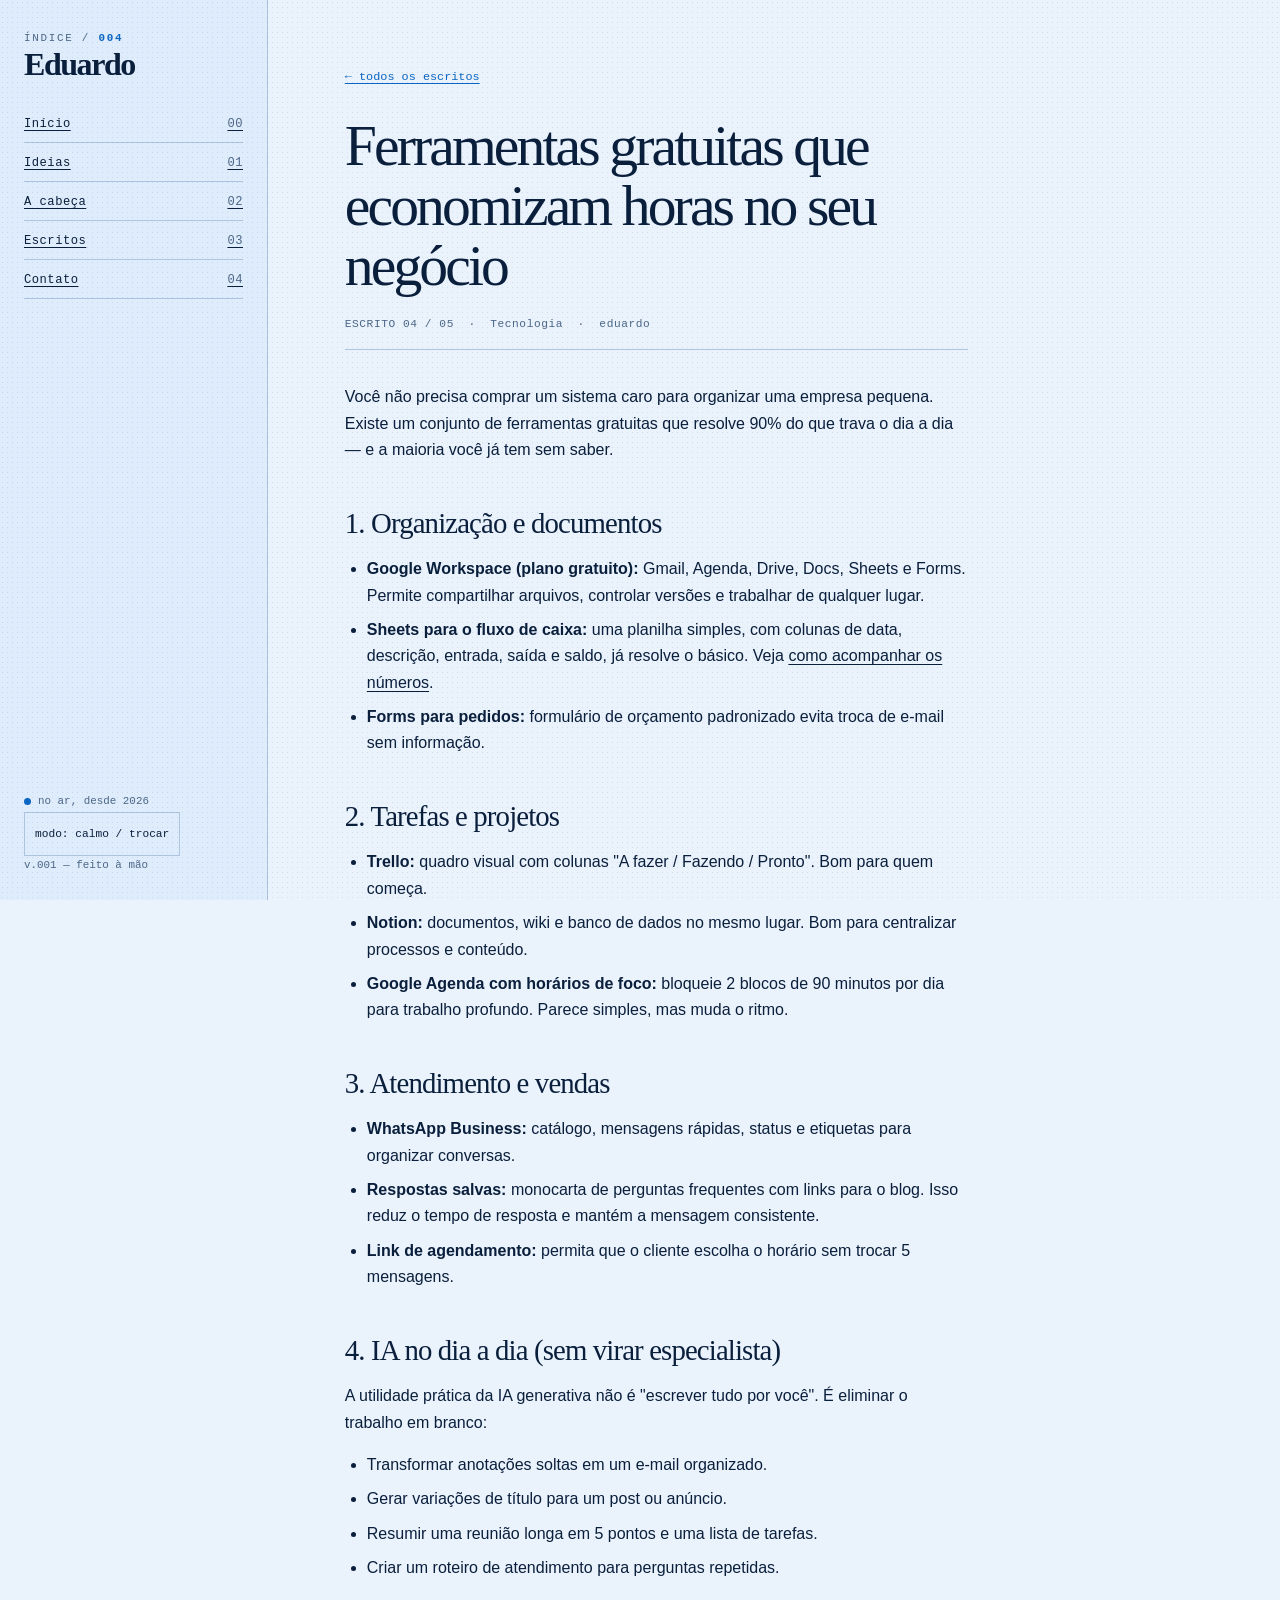
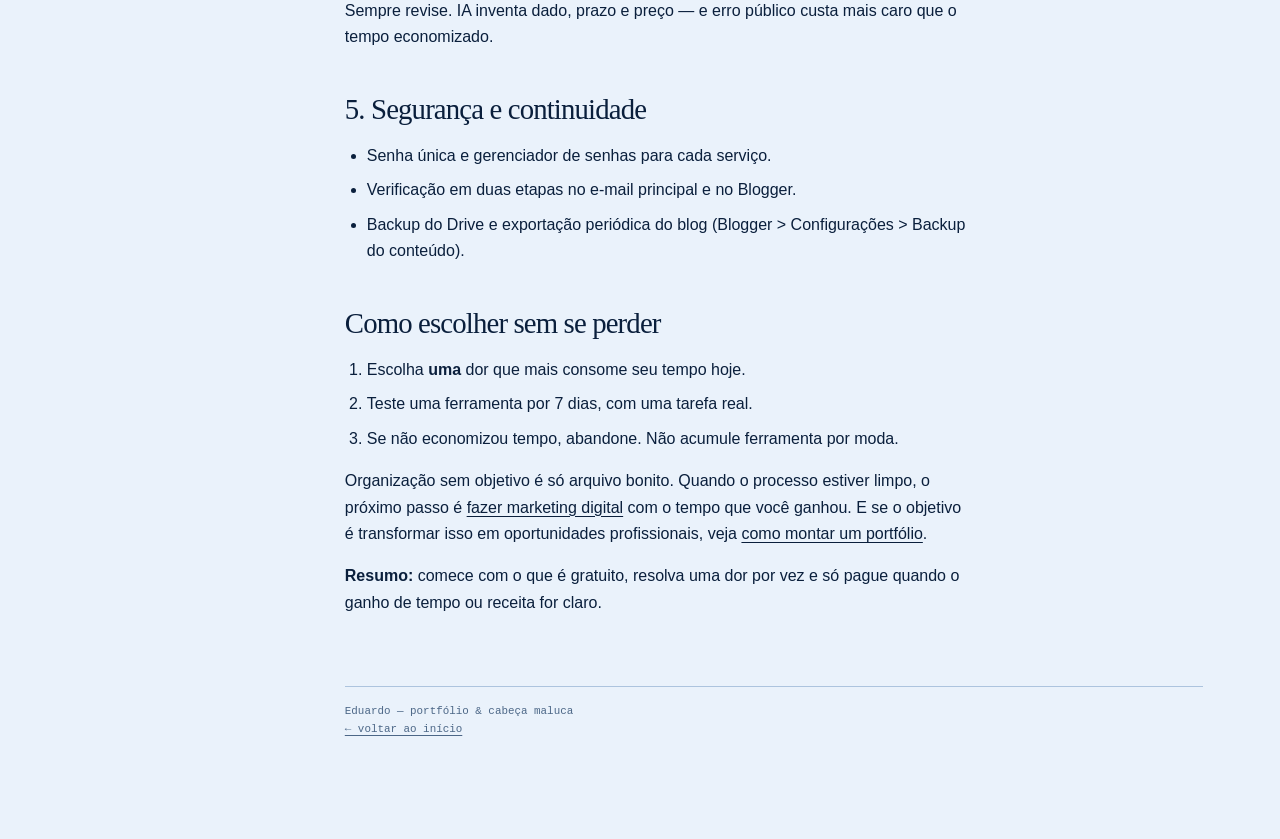
<file: escritos/04.html>
<!doctype html>
<html lang="pt-BR"><head><meta charset="utf-8"><meta name="viewport" content="width=device-width, initial-scale=1">
<title>Ferramentas gratuitas que economizam horas no seu negócio — Eduardo</title><meta name="description" content="Ferramentas gratuitas para organizar empresas pequenas: e-mail, agenda, tarefas, documentos, atendimento e automações com IA, sem custo inicial.">
<link rel="stylesheet" href="../assets/style.css"><script src="../assets/main.js" defer></script></head>
<body><aside class="rail">
  <div><div class="logo"> ÍNDICE / <strong>004</strong></div><h2 class="firma">Eduardo</h2></div>
  <nav aria-label="Navegação principal"><a href="../index.html#top">Início <span>00</span></a>
<a href="../index.html#ideias">Ideias <span>01</span></a>
<a href="../index.html#cabeca">A cabeça <span>02</span></a>
<a href="./" aria-current="page">Escritos <span>03</span></a>
<a href="../index.html#contato">Contato <span>04</span></a></nav>
  <div class="rodape"><div class="status">no ar, desde 2026</div><button class="modo" type="button">modo: calmo / trocar</button><div>v.001 — feito à mão</div></div>
</aside>
<main class="content"><article class="artigo">
<a class="voltar" href="./">← todos os escritos</a>
<h1>Ferramentas gratuitas que economizam horas no seu negócio</h1>
<div class="meta">ESCRITO 04 / 05 &nbsp;·&nbsp; Tecnologia &nbsp;·&nbsp; eduardo</div>
<p>Você não precisa comprar um sistema caro para organizar uma empresa pequena. Existe um conjunto de ferramentas gratuitas que resolve 90% do que trava o dia a dia — e a maioria você já tem sem saber.</p>

<h2>1. Organização e documentos</h2>

<ul>
  <li><strong>Google Workspace (plano gratuito):</strong> Gmail, Agenda, Drive, Docs, Sheets e Forms. Permite compartilhar arquivos, controlar versões e trabalhar de qualquer lugar.</li>
  <li><strong>Sheets para o fluxo de caixa:</strong> uma planilha simples, com colunas de data, descrição, entrada, saída e saldo, já resolve o básico. Veja <a href="03.html">como acompanhar os números</a>.</li>
  <li><strong>Forms para pedidos:</strong> formulário de orçamento padronizado evita troca de e-mail sem informação.</li>
</ul>

<h2>2. Tarefas e projetos</h2>

<ul>
  <li><strong>Trello:</strong> quadro visual com colunas "A fazer / Fazendo / Pronto". Bom para quem começa.</li>
  <li><strong>Notion:</strong> documentos, wiki e banco de dados no mesmo lugar. Bom para centralizar processos e conteúdo.</li>
  <li><strong>Google Agenda com horários de foco:</strong> bloqueie 2 blocos de 90 minutos por dia para trabalho profundo. Parece simples, mas muda o ritmo.</li>
</ul>

<h2>3. Atendimento e vendas</h2>

<ul>
  <li><strong>WhatsApp Business:</strong> catálogo, mensagens rápidas, status e etiquetas para organizar conversas.</li>
  <li><strong>Respostas salvas:</strong> monocarta de perguntas frequentes com links para o blog. Isso reduz o tempo de resposta e mantém a mensagem consistente.</li>
  <li><strong>Link de agendamento:</strong> permita que o cliente escolha o horário sem trocar 5 mensagens.</li>
</ul>

<h2>4. IA no dia a dia (sem virar especialista)</h2>

<p>A utilidade prática da IA generativa não é "escrever tudo por você". É eliminar o trabalho em branco:</p>

<ul>
  <li>Transformar anotações soltas em um e-mail organizado.</li>
  <li>Gerar variações de título para um post ou anúncio.</li>
  <li>Resumir uma reunião longa em 5 pontos e uma lista de tarefas.</li>
  <li>Criar um roteiro de atendimento para perguntas repetidas.</li>
</ul>

<p>Sempre revise. IA inventa dado, prazo e preço — e erro público custa mais caro que o tempo economizado.</p>

<h2>5. Segurança e continuidade</h2>

<ul>
  <li>Senha única e gerenciador de senhas para cada serviço.</li>
  <li>Verificação em duas etapas no e-mail principal e no Blogger.</li>
  <li>Backup do Drive e exportação periódica do blog (Blogger > Configurações > Backup do conteúdo).</li>
</ul>

<h2>Como escolher sem se perder</h2>

<ol>
  <li>Escolha <strong>uma</strong> dor que mais consome seu tempo hoje.</li>
  <li>Teste uma ferramenta por 7 dias, com uma tarefa real.</li>
  <li>Se não economizou tempo, abandone. Não acumule ferramenta por moda.</li>
</ol>

<p>Organização sem objetivo é só arquivo bonito. Quando o processo estiver limpo, o próximo passo é <a href="02.html">fazer marketing digital</a> com o tempo que você ganhou. E se o objetivo é transformar isso em oportunidades profissionais, veja <a href="05.html">como montar um portfólio</a>.</p>

<p><strong>Resumo:</strong> comece com o que é gratuito, resolva uma dor por vez e só pague quando o ganho de tempo ou receita for claro.</p>
</article>
<footer class="rodape-site"><div>Eduardo — portfólio &amp; cabeça maluca</div><div><a href="../index.html">← voltar ao início</a></div></footer>
</main></body></html>
</file>
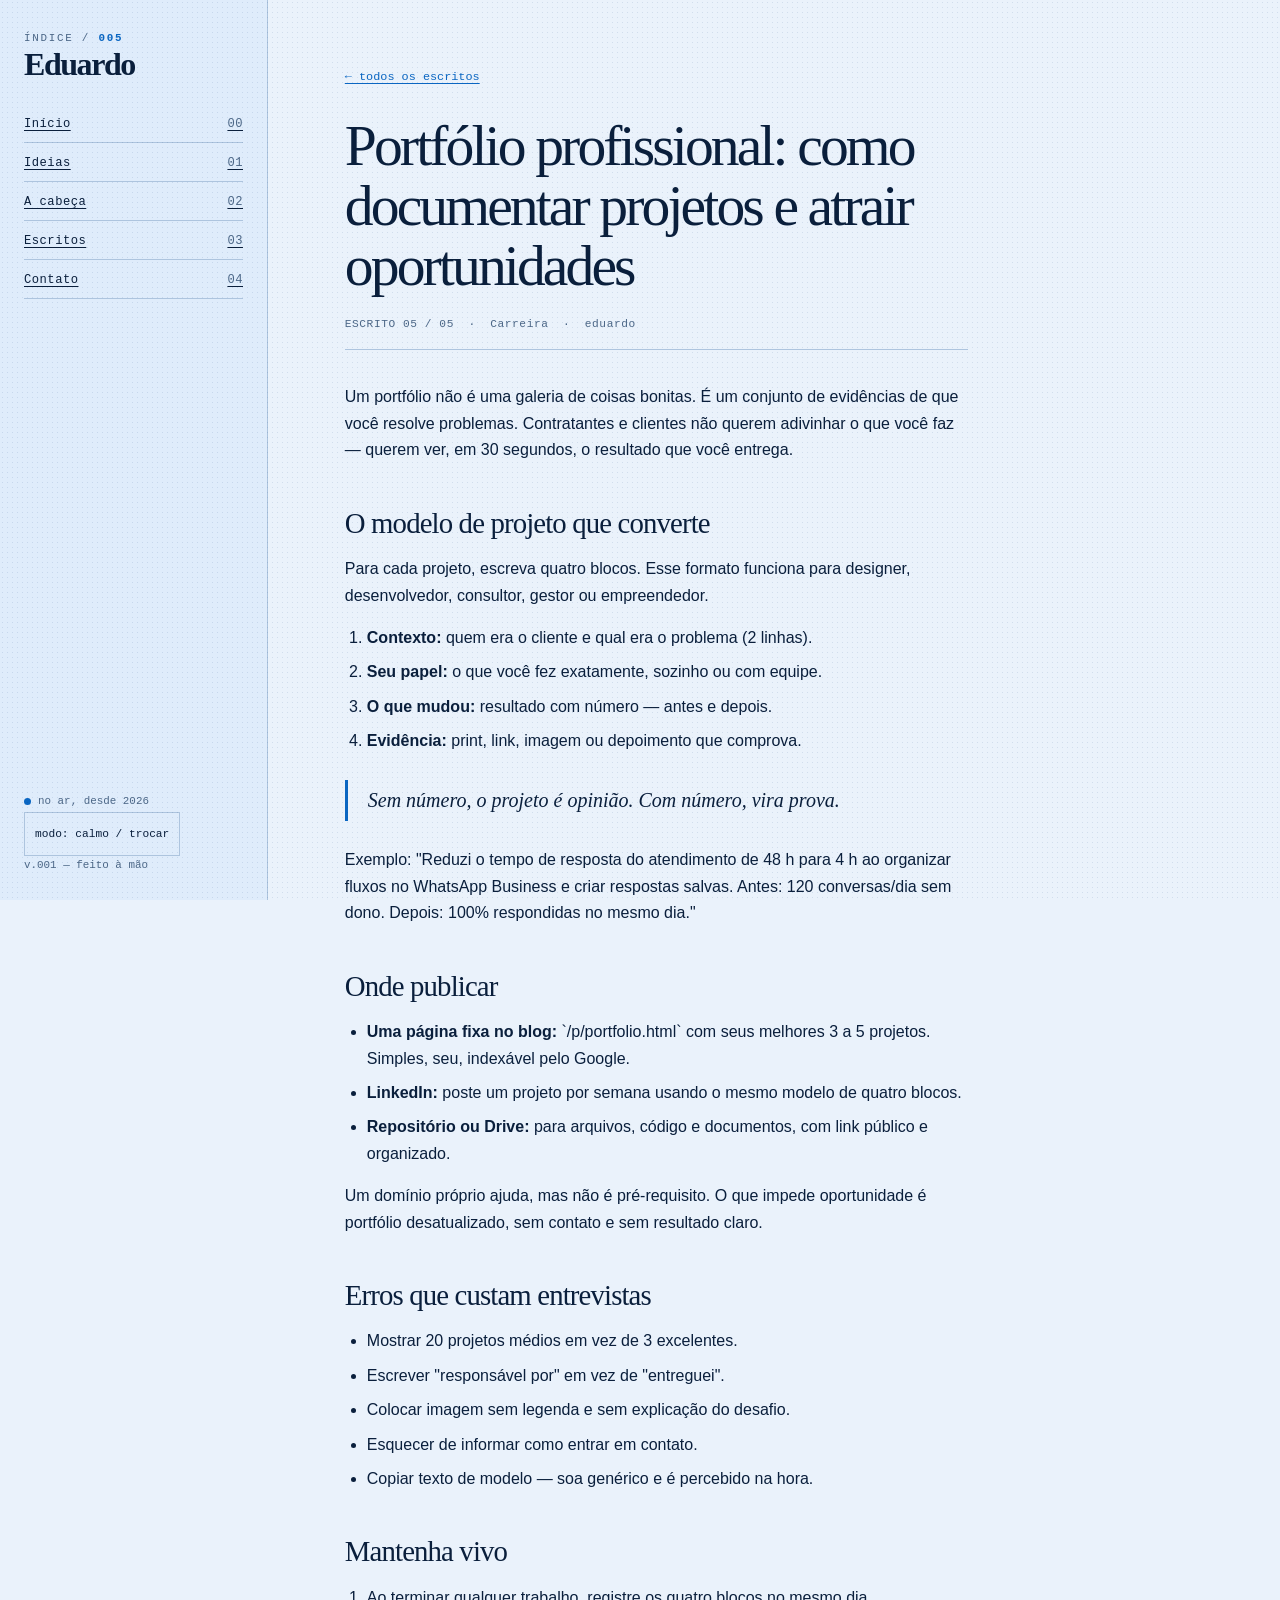
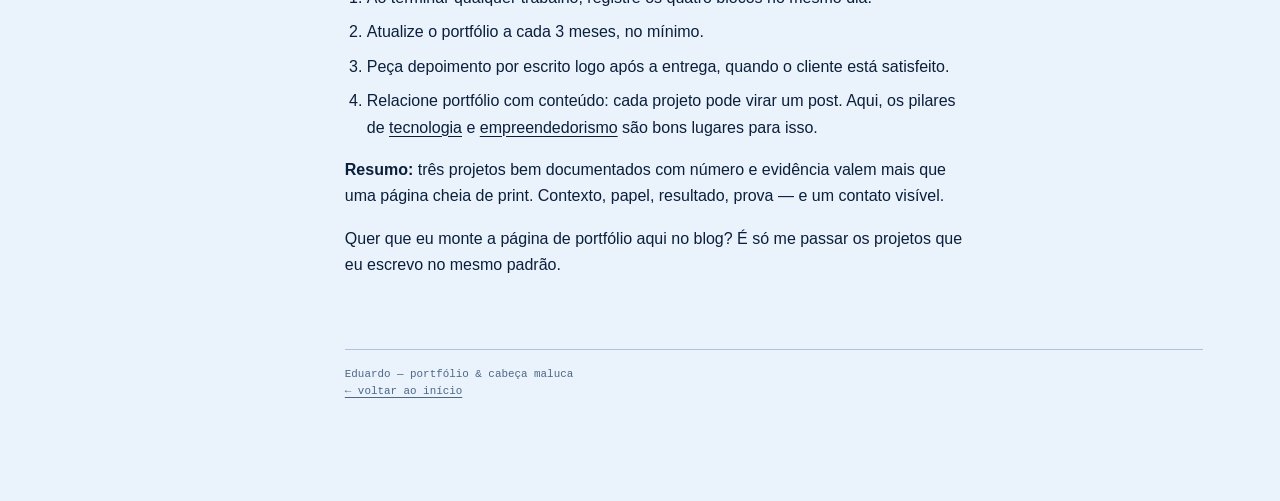
<file: escritos/05.html>
<!doctype html>
<html lang="pt-BR"><head><meta charset="utf-8"><meta name="viewport" content="width=device-width, initial-scale=1">
<title>Portfólio profissional: como documentar projetos e atrair oportunidades — Eduardo</title><meta name="description" content="Como montar um portfólio profissional que gera oportunidades: estrutura de cada projeto, evidências, métricas, presença online e erros comuns.">
<link rel="stylesheet" href="../assets/style.css"><script src="../assets/main.js" defer></script></head>
<body><aside class="rail">
  <div><div class="logo"> ÍNDICE / <strong>005</strong></div><h2 class="firma">Eduardo</h2></div>
  <nav aria-label="Navegação principal"><a href="../index.html#top">Início <span>00</span></a>
<a href="../index.html#ideias">Ideias <span>01</span></a>
<a href="../index.html#cabeca">A cabeça <span>02</span></a>
<a href="./" aria-current="page">Escritos <span>03</span></a>
<a href="../index.html#contato">Contato <span>04</span></a></nav>
  <div class="rodape"><div class="status">no ar, desde 2026</div><button class="modo" type="button">modo: calmo / trocar</button><div>v.001 — feito à mão</div></div>
</aside>
<main class="content"><article class="artigo">
<a class="voltar" href="./">← todos os escritos</a>
<h1>Portfólio profissional: como documentar projetos e atrair oportunidades</h1>
<div class="meta">ESCRITO 05 / 05 &nbsp;·&nbsp; Carreira &nbsp;·&nbsp; eduardo</div>
<p>Um portfólio não é uma galeria de coisas bonitas. É um conjunto de evidências de que você resolve problemas. Contratantes e clientes não querem adivinhar o que você faz — querem ver, em 30 segundos, o resultado que você entrega.</p>

<h2>O modelo de projeto que converte</h2>

<p>Para cada projeto, escreva quatro blocos. Esse formato funciona para designer, desenvolvedor, consultor, gestor ou empreendedor.</p>

<ol>
  <li><strong>Contexto:</strong> quem era o cliente e qual era o problema (2 linhas).</li>
  <li><strong>Seu papel:</strong> o que você fez exatamente, sozinho ou com equipe.</li>
  <li><strong>O que mudou:</strong> resultado com número — antes e depois.</li>
  <li><strong>Evidência:</strong> print, link, imagem ou depoimento que comprova.</li>
</ol>

<blockquote><p>Sem número, o projeto é opinião. Com número, vira prova.</p></blockquote>

<p>Exemplo: "Reduzi o tempo de resposta do atendimento de 48 h para 4 h ao organizar fluxos no WhatsApp Business e criar respostas salvas. Antes: 120 conversas/dia sem dono. Depois: 100% respondidas no mesmo dia."</p>

<h2>Onde publicar</h2>

<ul>
  <li><strong>Uma página fixa no blog:</strong> `/p/portfolio.html` com seus melhores 3 a 5 projetos. Simples, seu, indexável pelo Google.</li>
  <li><strong>LinkedIn:</strong> poste um projeto por semana usando o mesmo modelo de quatro blocos.</li>
  <li><strong>Repositório ou Drive:</strong> para arquivos, código e documentos, com link público e organizado.</li>
</ul>

<p>Um domínio próprio ajuda, mas não é pré-requisito. O que impede oportunidade é portfólio desatualizado, sem contato e sem resultado claro.</p>

<h2>Erros que custam entrevistas</h2>

<ul>
  <li>Mostrar 20 projetos médios em vez de 3 excelentes.</li>
  <li>Escrever "responsável por" em vez de "entreguei".</li>
  <li>Colocar imagem sem legenda e sem explicação do desafio.</li>
  <li>Esquecer de informar como entrar em contato.</li>
  <li>Copiar texto de modelo — soa genérico e é percebido na hora.</li>
</ul>

<h2>Mantenha vivo</h2>

<ol>
  <li>Ao terminar qualquer trabalho, registre os quatro blocos no mesmo dia.</li>
  <li>Atualize o portfólio a cada 3 meses, no mínimo.</li>
  <li>Peça depoimento por escrito logo após a entrega, quando o cliente está satisfeito.</li>
  <li>Relacione portfólio com conteúdo: cada projeto pode virar um post. Aqui, os pilares de <a href="04.html">tecnologia</a> e <a href="../index.html#ideias">empreendedorismo</a> são bons lugares para isso.</li>
</ol>

<p><strong>Resumo:</strong> três projetos bem documentados com número e evidência valem mais que uma página cheia de print. Contexto, papel, resultado, prova — e um contato visível.</p>

<p>Quer que eu monte a página de portfólio aqui no blog? É só me passar os projetos que eu escrevo no mesmo padrão.</p>
</article>
<footer class="rodape-site"><div>Eduardo — portfólio &amp; cabeça maluca</div><div><a href="../index.html">← voltar ao início</a></div></footer>
</main></body></html>
</file>
<file: assets/style.css>
/* ============================================================
   cabeça maluca — sistema visual
   azul + tinta + um único accent. Sem gradientes, sem glass.
   ============================================================ */

:root {
  --paper: #eaf2fb;
  --paper-2: #d9e8f8;
  --rail-paper: #dfecfb;
  --ink: #0a1f3c;
  --muted: #4c6787;
  --line: #adc4de;
  --accent: #0a66c2;
  --serif: Georgia, "Times New Roman", serif;
  --sans: "Avenir Next", "Segoe UI", Helvetica, Arial, sans-serif;
  --mono: "SFMono-Regular", "Courier New", monospace;
  --rail: 268px;
}

*, *::before, *::after { box-sizing: border-box; }

html { scroll-behavior: smooth; }

body {
  margin: 0;
  background: var(--paper);
  color: var(--ink);
  font-family: var(--sans);
  font-size: 16px;
  line-height: 1.65;
  -webkit-font-smoothing: antialiased;
}

/* textura de papel feita com pontos, sem imagem */
body::before {
  content: "";
  position: fixed;
  inset: 0;
  pointer-events: none;
  z-index: 99;
  opacity: .20;
  background-image: radial-gradient(#6f8fb5 0.5px, transparent 0.5px);
  background-size: 5px 5px;
  mix-blend-mode: multiply;
}

a { color: inherit; text-decoration-thickness: 1px; text-underline-offset: 3px; }
a:hover { color: var(--accent); }

::selection { background: var(--accent); color: var(--paper); }

/* ---------- Trilha esquerda ---------- */
.rail {
  position: fixed;
  top: 0;
  left: 0;
  bottom: 0;
  width: var(--rail);
  padding: 30px 24px 24px;
  border-right: 1px solid var(--line);
  display: flex;
  flex-direction: column;
  gap: 26px;
  background: var(--rail-paper);
  z-index: 10;
}
.rail .logo {
  font-family: var(--mono);
  font-size: .68rem;
  letter-spacing: .16em;
  text-transform: uppercase;
  color: var(--muted);
}
.rail .logo strong { color: var(--accent); }
.rail .firma {
  font-family: var(--serif);
  font-size: 2rem;
  line-height: 1;
  letter-spacing: -.045em;
  margin: 0;
}
.rail nav { display: flex; flex-direction: column; gap: 2px; }
.rail nav a {
  font-family: var(--mono);
  font-size: .76rem;
  letter-spacing: .04em;
  padding: 8px 0;
  border-bottom: 1px solid var(--line);
  display: flex;
  justify-content: space-between;
  gap: 10px;
}
.rail nav a span { color: var(--muted); }
.rail nav a:hover span { color: var(--accent); }
.rail .rodape {
  margin-top: auto;
  font-family: var(--mono);
  font-size: .68rem;
  color: var(--muted);
  line-height: 1.8;
}
.status { display: inline-flex; align-items: center; gap: 7px; }
.status::before {
  content: "";
  width: 7px; height: 7px;
  border-radius: 50%;
  background: var(--accent);
  display: inline-block;
}
.modo {
  font-family: var(--mono);
  font-size: .7rem;
  background: transparent;
  border: 1px solid var(--line);
  color: var(--ink);
  padding: 9px 10px;
  cursor: pointer;
  text-align: left;
  min-height: 44px;
}
.modo:hover { border-color: var(--accent); color: var(--accent); }

/* ---------- Conteúdo ---------- */
.content {
  margin-left: var(--rail);
  padding: 62px clamp(22px, 6vw, 88px) 100px;
  max-width: 1180px;
}

.overline {
  font-family: var(--mono);
  font-size: .7rem;
  letter-spacing: .17em;
  text-transform: uppercase;
  color: var(--muted);
  margin: 0 0 22px;
}
.overline b { color: var(--accent); font-weight: 400; }

h1.titulo {
  font-family: var(--serif);
  font-weight: 400;
  font-size: clamp(2.9rem, 7vw, 6rem);
  line-height: .96;
  letter-spacing: -.055em;
  margin: 0 0 34px;
  max-width: 16ch;
  text-wrap: balance;
}
h1.titulo em { font-style: italic; color: var(--accent); }

.abertura {
  display: grid;
  grid-template-columns: 1.15fr .85fr;
  gap: clamp(24px, 5vw, 70px);
  align-items: start;
  padding-bottom: 44px;
  border-bottom: 1px solid var(--line);
}
.abertura .fala {
  font-family: var(--serif);
  font-size: clamp(1.35rem, 2.4vw, 2rem);
  line-height: 1.28;
  letter-spacing: -.025em;
  margin: 0;
}
.abertura .fala mark {
  background: transparent;
  border-bottom: 3px solid var(--accent);
}
.abertura .nota { font-size: .94rem; color: var(--muted); }
.abertura .nota p { margin: 0 0 12px; }

section.bloco { margin: 76px 0 0; }
.cabecalho-bloco {
  display: flex;
  align-items: baseline;
  gap: 14px;
  border-bottom: 2px solid var(--ink);
  padding-bottom: 10px;
  margin-bottom: 30px;
}
.cabecalho-bloco .num {
  font-family: var(--mono);
  font-size: .72rem;
  color: var(--accent);
}
.cabecalho-bloco h2 {
  font-family: var(--serif);
  font-weight: 400;
  font-size: clamp(1.6rem, 3vw, 2.25rem);
  letter-spacing: -.035em;
  margin: 0;
}
.cabecalho-bloco .lado {
  margin-left: auto;
  font-family: var(--mono);
  font-size: .68rem;
  color: var(--muted);
  text-transform: uppercase;
  letter-spacing: .08em;
}

/* ---------- Ideias / portfólio em lista ---------- */
.ideia { border-bottom: 1px solid var(--line); }
.ideia summary {
  list-style: none;
  cursor: pointer;
  display: grid;
  grid-template-columns: 46px 1fr auto;
  gap: 18px;
  align-items: baseline;
  padding: 22px 0;
  min-height: 44px;
}
.ideia summary::-webkit-details-marker { display: none; }
.ideia summary .n {
  font-family: var(--mono);
  font-size: .78rem;
  color: var(--accent);
}
.ideia summary .t {
  font-family: var(--serif);
  font-size: clamp(1.25rem, 2.2vw, 1.75rem);
  letter-spacing: -.03em;
  line-height: 1.2;
}
.ideia summary .t small {
  display: block;
  font-family: var(--sans);
  font-size: .87rem;
  color: var(--muted);
  letter-spacing: 0;
  margin-top: 5px;
}
.ideia summary .seta {
  font-family: var(--mono);
  font-size: 1.1rem;
  color: var(--muted);
}
.ideia[open] summary .seta { color: var(--accent); }
.ideia .detalhe {
  padding: 0 0 26px 64px;
  max-width: 68ch;
  color: var(--muted);
  font-size: .94rem;
}
.ideia .detalhe a {
  display: inline-block;
  margin-top: 10px;
  font-family: var(--mono);
  font-size: .76rem;
  color: var(--accent);
}
.etiqueta {
  font-family: var(--mono);
  font-size: .64rem;
  letter-spacing: .1em;
  text-transform: uppercase;
  border: 1px solid var(--line);
  padding: 2px 7px;
  color: var(--muted);
  margin-left: 8px;
  white-space: nowrap;
}

/* ---------- A cabeça ---------- */
.cabeca {
  display: grid;
  grid-template-columns: 1fr 1fr;
  gap: 0;
  border: 1px solid var(--ink);
}
.cabeca .celula {
  padding: 28px;
  min-height: 150px;
  border-bottom: 1px solid var(--line);
  display: flex;
  flex-direction: column;
  justify-content: space-between;
  gap: 16px;
}
.cabeca .celula:nth-child(odd) { border-right: 1px solid var(--line); }
.cabeca .celula:last-child, .cabeca .celula:nth-last-child(2) { border-bottom: 0; }
.cabeca .celula .indice {
  font-family: var(--mono);
  font-size: .66rem;
  color: var(--accent);
}
.cabeca .celula p {
  font-family: var(--serif);
  font-size: 1.2rem;
  line-height: 1.3;
  margin: 0;
  letter-spacing: -.02em;
}
.sortear {
  margin-top: 20px;
  font-family: var(--mono);
  font-size: .72rem;
  letter-spacing: .08em;
  background: var(--ink);
  color: var(--paper);
  border: 0;
  padding: 12px 16px;
  cursor: pointer;
  min-height: 44px;
}
.sortear:hover { background: var(--accent); }
#pensamento { min-height: 1.6em; display: inline; }

/* ---------- Escritos ---------- */
.lista-escritos { list-style: none; margin: 0; padding: 0; }
.lista-escritos li {
  display: grid;
  grid-template-columns: 46px 1fr auto;
  gap: 18px;
  align-items: baseline;
  padding: 16px 0;
  border-bottom: 1px solid var(--line);
}
.lista-escritos .n { font-family: var(--mono); font-size: .76rem; color: var(--muted); }
.lista-escritos a { font-family: var(--serif); font-size: 1.15rem; }
.lista-escritos .tag { font-family: var(--mono); font-size: .66rem; color: var(--muted); }

/* ---------- Contato ---------- */
.contato {
  margin-top: 84px;
  padding-top: 26px;
  border-top: 2px solid var(--ink);
}
.contato h2 {
  font-family: var(--serif);
  font-weight: 400;
  font-size: clamp(2rem, 5vw, 3.6rem);
  letter-spacing: -.05em;
  line-height: 1.05;
  margin: 0 0 26px;
}
.contato .links { display: flex; flex-wrap: wrap; gap: 12px; }
.contato .links a {
  font-family: var(--mono);
  font-size: .76rem;
  border: 1px solid var(--ink);
  padding: 12px 16px;
  min-height: 44px;
  display: inline-flex;
  align-items: center;
}
.contato .links a:hover { background: var(--accent); border-color: var(--accent); color: var(--paper); }
.rodape-site {
  margin-top: 70px;
  font-family: var(--mono);
  font-size: .68rem;
  color: var(--muted);
  border-top: 1px solid var(--line);
  padding-top: 16px;
}

/* ---------- Páginas de texto ---------- */
.artigo { max-width: 70ch; }
.artigo h1 {
  font-family: var(--serif);
  font-weight: 400;
  font-size: clamp(2.2rem, 5vw, 3.6rem);
  letter-spacing: -.05em;
  line-height: 1.05;
  margin: 0 0 18px;
}
.artigo .meta {
  font-family: var(--mono);
  font-size: .7rem;
  color: var(--muted);
  border-bottom: 1px solid var(--line);
  padding-bottom: 16px;
  margin-bottom: 34px;
  letter-spacing: .05em;
}
.artigo h2 {
  font-family: var(--serif);
  font-weight: 400;
  font-size: 1.8rem;
  letter-spacing: -.03em;
  margin: 42px 0 12px;
  line-height: 1.2;
}
.artigo h3 { font-size: 1.05rem; margin: 26px 0 8px; }
.artigo blockquote {
  margin: 26px 0;
  padding: 4px 0 4px 20px;
  border-left: 3px solid var(--accent);
  font-family: var(--serif);
  font-size: 1.25rem;
  font-style: italic;
}
.artigo blockquote p { margin: 0; }
.artigo ul, .artigo ol { padding-left: 22px; }
.artigo li { margin-bottom: 8px; }
.artigo table { width: 100%; border-collapse: collapse; font-size: .9rem; }
.artigo th, .artigo td { border: 1px solid var(--line); padding: 8px 10px; text-align: left; }
.artigo th { background: var(--paper-2); }
.voltar {
  font-family: var(--mono);
  font-size: .74rem;
  color: var(--accent);
  display: inline-block;
  margin-bottom: 28px;
}

/* ---------- Modo caos ---------- */
body[data-modo="caos"] { --accent: #0047ff; }
body[data-modo="caos"] h1.titulo { letter-spacing: -.07em; }
body[data-modo="caos"] .ideia:nth-child(even) summary .t { transform: translateX(10px); }
body[data-modo="caos"] .ideia:nth-child(odd) summary .t { transform: translateX(-6px); }
body[data-modo="caos"] .cabeca .celula:nth-child(odd) p { transform: rotate(-.7deg); }
body[data-modo="caos"] .cabeca .celula:nth-child(even) p { transform: rotate(.6deg); }
body[data-modo="caos"] .ideia summary .t,
body[data-modo="caos"] .cabeca .celula p { transition: transform .25s ease; }

/* ---------- Responsivo ---------- */
@media (max-width: 900px) {
  :root { --rail: 0px; }
  .rail {
    position: relative;
    width: 100%;
    border-right: 0;
    border-bottom: 1px solid var(--line);
    padding: 18px 20px;
    gap: 14px;
  }
  .rail .firma { font-size: 1.6rem; }
  .rail nav { flex-direction: row; flex-wrap: wrap; gap: 4px 16px; }
  .rail nav a { border-bottom: 0; padding: 4px 0; }
  .rail .rodape { margin-top: 0; }
  .content { margin-left: 0; padding: 34px 20px 70px; }
  .abertura { grid-template-columns: 1fr; }
  .cabeca { grid-template-columns: 1fr; }
  .cabeca .celula:nth-child(odd) { border-right: 0; }
  .cabeca .celula:nth-last-child(2) { border-bottom: 1px solid var(--line); }
  .ideia .detalhe { padding-left: 0; }
  .lista-escritos li { grid-template-columns: 32px 1fr; }
  .lista-escritos .tag { grid-column: 2; }
}

@media (prefers-reduced-motion: reduce) {
  html { scroll-behavior: auto; }
  body[data-modo="caos"] * { transform: none !important; transition: none !important; }
}
</file>
